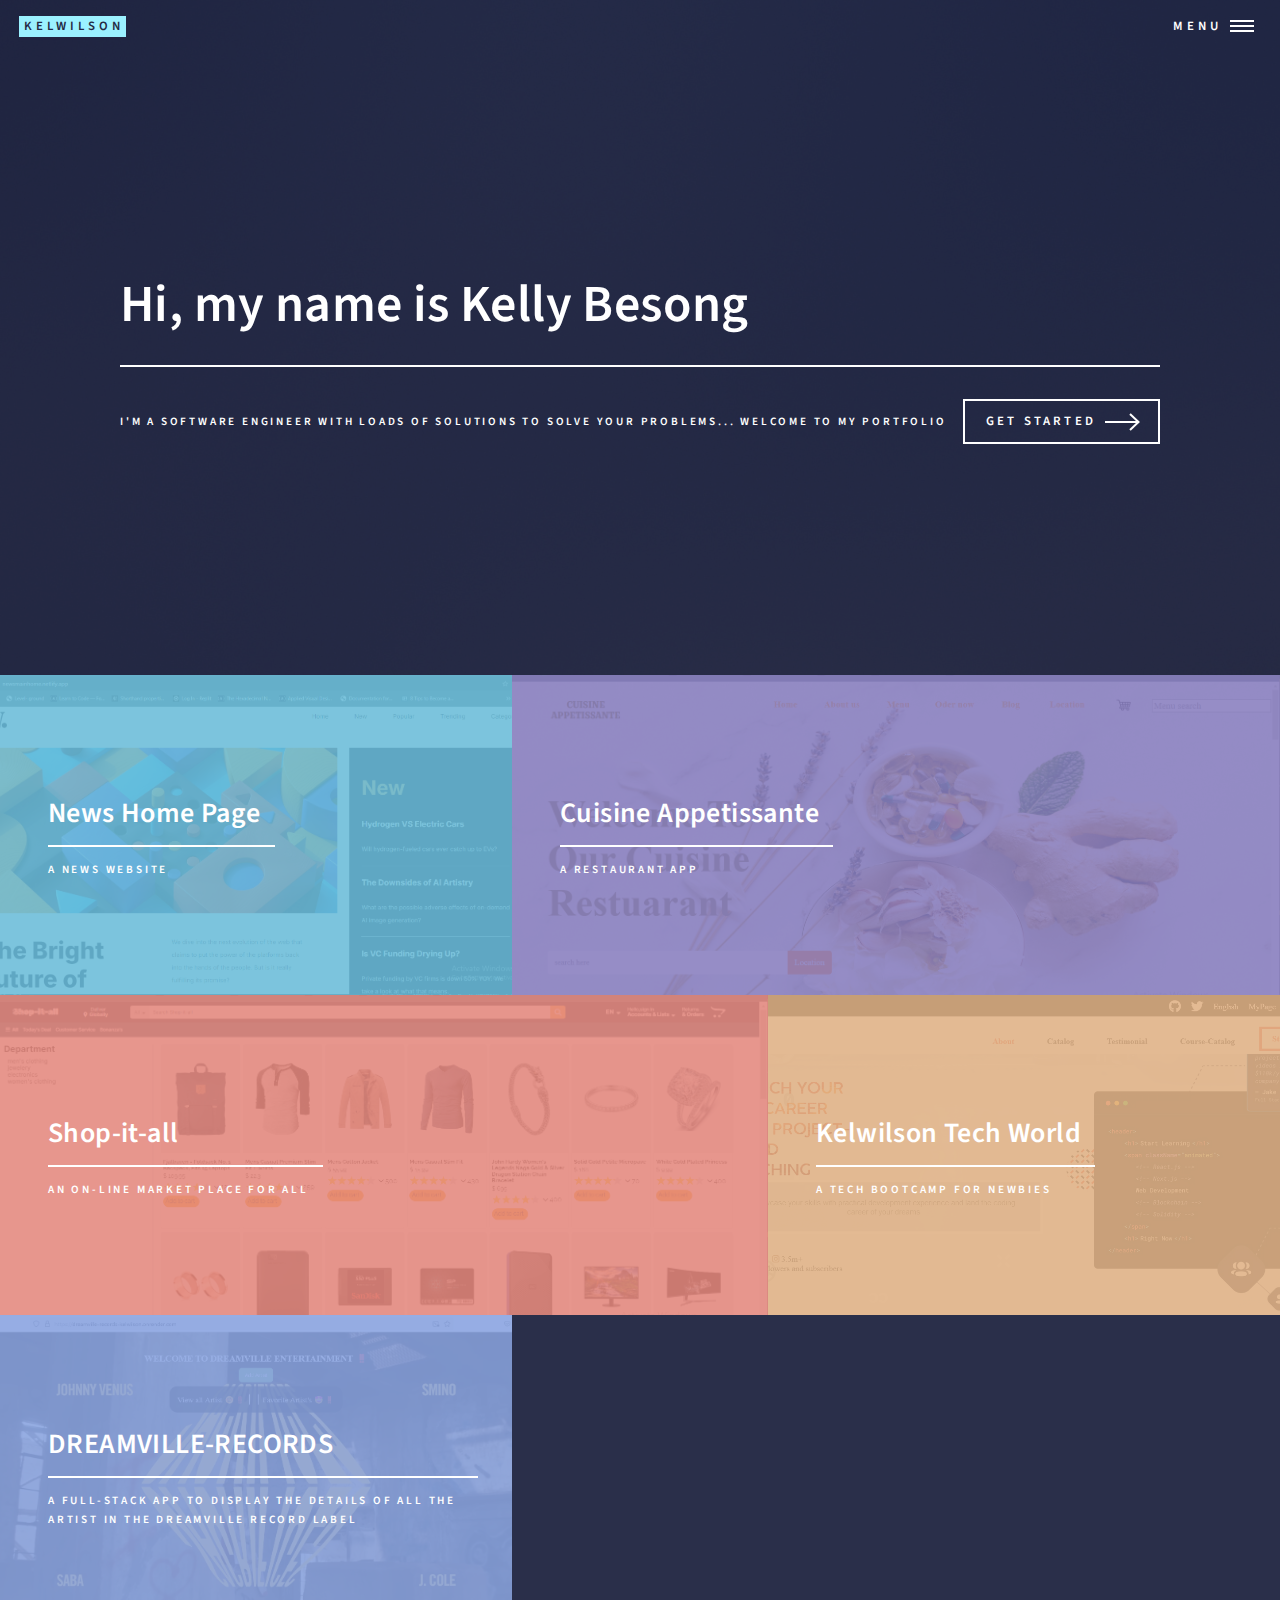
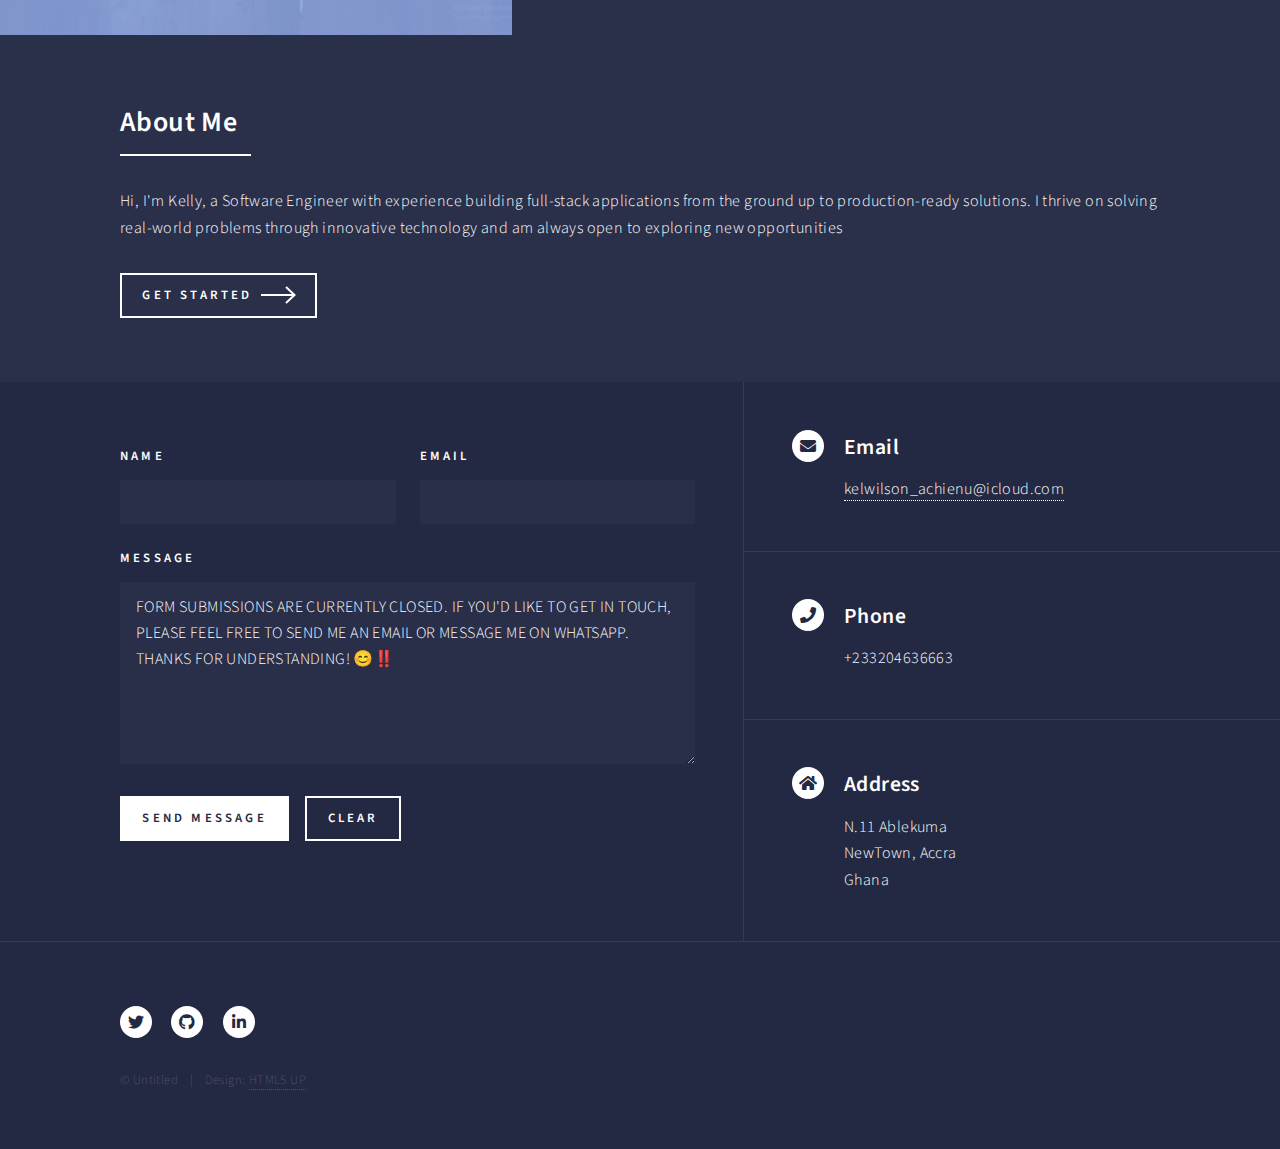
<file: index.html>
<!DOCTYPE HTML>
<!--
	Forty by HTML5 UP
	html5up.net | @ajlkn
	Free for personal and commercial use under the CCA 3.0 license (html5up.net/license)
-->
<html>
	<head>
		<title>KELWILSON</title>
		<meta charset="utf-8" />
		<meta name="viewport" content="width=device-width, initial-scale=1, user-scalable=no" />
		<link rel="stylesheet" href="assets/css/main.css" />
		<noscript><link rel="stylesheet" href="assets/css/noscript.css" /></noscript>
	</head>
	<body class="is-preload">

		<!-- Wrapper -->
			<div id="wrapper">

				<!-- Header -->
					<header id="header" class="alt">
						<a href="index.html" class="logo"><strong>KELWILSON</strong></span></a>
						<nav>
							<a href="#menu">Menu</a>
						</nav>
					</header>

				<!-- Menu -->
					<nav id="menu">
						<ul class="links">
							<li><a href="index.html">Home</a></li>
							<li><a href="projects.html">Projects</a></li>
							<li><a href="about.html">About</a></li>
							<!-- <li><a href="elements.html">Elements</a></li> -->
						</ul>
						<ul class="actions stacked">
							<li><a href="index.html" class="button primary fit">Get Started</a></li>
							<li><a href="#" class="button fit">Log In</a></li>
						</ul>
					</nav>

				<!-- Banner -->
					<section id="banner" class="major">
						<div class="inner">
							<header class="major">
								<h1>Hi, my name is Kelly Besong</h1>
							</header>
							<div class="content">
								<p>I'm a Software Engineer with loads of solutions to solve your problems... Welcome to my portfolio</p>
								<ul class="actions">
									<li><a href="#one" class="button next scrolly">Get Started</a></li>
								</ul>
							</div>
						</div>
					</section>

				<!-- Main -->
					<div id="main">

						<!-- One -->
							<section id="one" class="tiles">
									<article>
									<span class="image">
										<img src="/projects-img/news.png" alt="news page project" />
									</span>
									<header class="major">
										<h3><a href="projects.html#first" class="link">News Home Page</a></h3>
										<p>a news website</p>
									</header>
								</article>
								<article>
									<span class="image">
										<img src="/projects-img/cuisine-appetissante.png" alt="cusine appetisssante" />
									</span>
									<header class="major">
										<h3><a href="projects.html#pre" class="link">Cuisine Appetissante</a></h3>
										<p>a restaurant app</p>
									</header>
								</article>
								
								<article>
									<span class="image">
										<img src="/projects-img/Shop-it-all.png" alt="shop-it-all" />
									</span>
									<header class="major">
										<h3><a href="projects.html#second" class="link">Shop-it-all</a></h3>
										<p>an on-line market place for all</p>
									</header>
								</article>
								<article>
									<span class="image">
										<img src="/projects-img/kelwilson.png" alt="Tech page" />
									</span>
									<header class="major">
										<h3><a href="projects.html#third" class="link">Kelwilson Tech World</a></h3>
										<p>A tech bootcamp for newbies</p>
									</header>
								</article>
								<article>
									<span class="image">
										<img src="/projects-img/dreamville.png" alt="" />
									</span>
									<header class="major">
										<h3><a href="projects.html#fourth" class="link">DREAMVILLE-RECORDS</a></h3>
										<p>A full-stack app to display the details of all the artist in the dreamville record label </p>
									</header> 
								</article>
								<!-- <article>
									<span class="image">
										<img src="images/pic05.jpg" alt="" />
									</span>
									<header class="major">
										<h3><a href="landing.html" class="link">Consequat</a></h3>
										<p>Ipsum dolor sit amet</p>
									</header>
								</article> -->
								<!-- <article>
									<span class="image">
										<img src="images/pic06.jpg" alt="" />
									</span>
									<header class="major">
										<h3><a href="landing.html" class="link">Etiam</a></h3>
										<p>Feugiat amet tempus</p>
									</header>
								</article> -->
							</section>

						<!-- Two -->
							<section id="two">
								<div class="inner">
									<header class="major">
										<h2>About Me</h2>
									</header>
									<p>Hi, I'm Kelly, a Software Engineer with experience building full-stack applications from the ground up to production-ready solutions.
										 I thrive on solving real-world problems through innovative technology and am always open to exploring new opportunities</p>
									<ul class="actions">
										<li><a href="projects.html" class="button next">Get Started</a></li>
									</ul>
								</div>
							</section>

					</div>

				<!-- Contact -->
					<section id="contact">
						<div class="inner">
							<section>
								<form method="post" action="#">
									<div class="fields">
										<div class="field half">
											<label for="name">Name</label>
											<input type="text" name="name" id="name" />
										</div>
										<div class="field half">
											<label for="email">Email</label>
											<input type="text" name="email" id="email" />
										</div>
										<div class="field">
											<label for="message">Message</label>
											<textarea name="message" id="message" rows="6" placeholder="FORM SUBMISSIONS ARE CURRENTLY CLOSED. IF YOU'D LIKE TO GET IN TOUCH, PLEASE FEEL FREE TO SEND ME AN EMAIL OR MESSAGE ME ON WHATSAPP. THANKS FOR UNDERSTANDING! 😊‼️">FORM SUBMISSIONS ARE CURRENTLY CLOSED. IF YOU'D LIKE TO GET IN TOUCH, PLEASE FEEL FREE TO SEND ME AN EMAIL OR MESSAGE ME ON WHATSAPP. THANKS FOR UNDERSTANDING! 😊‼️</textarea>
										</div>
									</div>
									<ul class="actions">
										<li><input type="submit" value="Send Message" class="primary" /></li>
										<li><input type="reset" value="Clear" /></li>
									</ul>
								</form>
							</section>
							<section class="split">
								<section>
									<div class="contact-method">
										<span class="icon solid alt fa-envelope"></span>
										<h3>Email</h3>
										<a href="#">kelwilson_achienu@icloud.com</a>
									</div>
								</section>
								<section>
									<div class="contact-method">
										<span class="icon solid alt fa-phone"></span>
										<h3>Phone</h3>
										<span>+233204636663</span>
									</div>
								</section>
								<section>
									<div class="contact-method">
										<span class="icon solid alt fa-home"></span>
										<h3>Address</h3>
										<span>N.11   Ablekuma<br />
										NewTown, Accra<br />
										Ghana</span>
									</div>
								</section>
							</section>
						</div>
					</section>

				<!-- Footer -->
					<footer id="footer">
						<div class="inner">
							<ul class="icons">
								<li><a href="@BesongMaris" class="icon brands alt fa-twitter"><span class="label">Twitter</span></a></li>
								<!-- <li><a href="#" class="icon brands alt fa-facebook-f"><span class="label">Facebook</span></a></li> -->
								<!-- <li><a href="#" class="icon brands alt fa-instagram"><span class="label">Instagram</span></a></li> -->
								<li><a href="https://github.com/kelwilson" class="icon brands alt fa-github"><span class="label">GitHub</span></a></li>
								<li><a href="https://www.linkedin.com/in/kelly-besong-b33074237" class="icon brands alt fa-linkedin-in"><span class="label">LinkedIn</span></a></li>
							</ul>
							<ul class="copyright">
								<li>&copy; Untitled</li><li>Design: <a href="https://html5up.net">HTML5 UP</a></li>
							</ul>
						</div>
					</footer>

			</div>

		<!-- Scripts -->
			<script src="assets/js/jquery.min.js"></script>
			<script src="assets/js/jquery.scrolly.min.js"></script>
			<script src="assets/js/jquery.scrollex.min.js"></script>
			<script src="assets/js/browser.min.js"></script>
			<script src="assets/js/breakpoints.min.js"></script>
			<script src="assets/js/util.js"></script>
			<script src="assets/js/main.js"></script>

	</body>
</html>
</file>
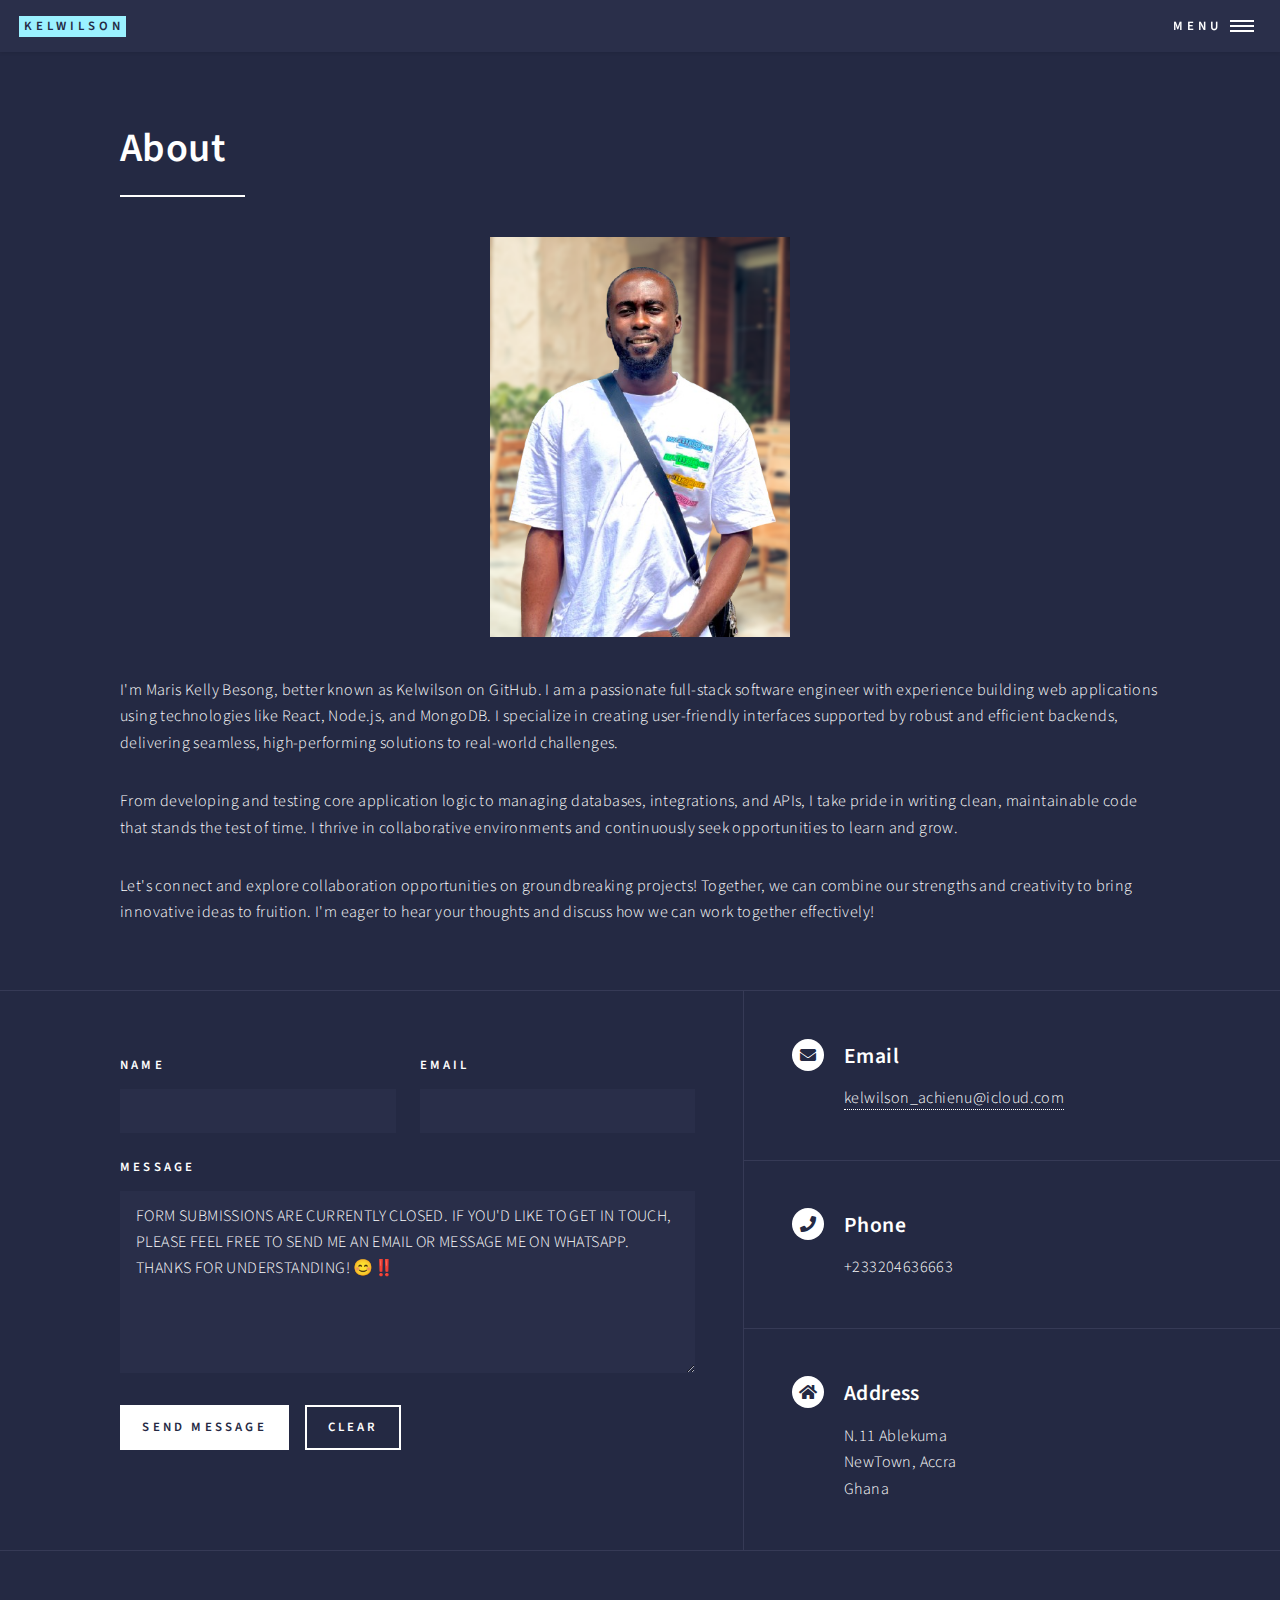
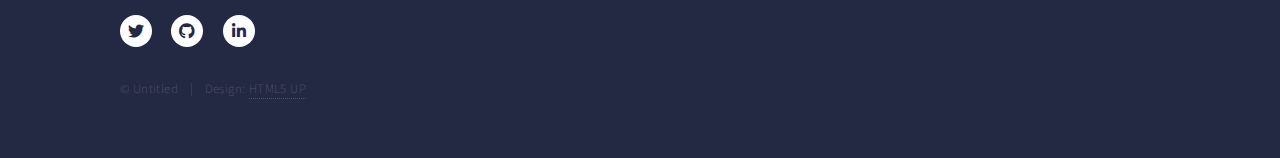
<file: about.html>
<!DOCTYPE HTML>
<!--
	Forty by HTML5 UP
	html5up.net | @ajlkn
	Free for personal and commercial use under the CCA 3.0 license (html5up.net/license)
-->
<html>
	<head>
		<title>KELWILSON - About</title>
		<meta charset="utf-8" />
		<meta name="viewport" content="width=device-width, initial-scale=1, user-scalable=no" />
		<link rel="stylesheet" href="assets/css/main.css" />
		<noscript><link rel="stylesheet" href="assets/css/noscript.css" /></noscript>
	</head>
	<body class="is-preload">

		<!-- Wrapper -->
			<div id="wrapper">

				<!-- Header -->
					<header id="header">
						<a href="index.html" class="logo"><strong>KELWILSON</strong></a>
						<nav>
							<a href="#menu">Menu</a>
						</nav>
					</header>

				<!-- Menu -->
					<nav id="menu">
						<ul class="links">
							<li><a href="index.html">Home</a></li>
							<li><a href="projects.html">Projects</a></li>
							<li><a href="about.html">About</a></li>
							<!-- <li><a href="elements.html">Elements</a></li> -->
						</ul>
						<ul class="actions stacked">
							<li><a href="index.html" class="button primary fit">Get Started</a></li>
							<li><a href="#" class="button fit">Log In</a></li>
						</ul>
					</nav>

				<!-- Main -->
					<div id="main" class="alt">

						<!-- One -->
							<section id="one">
								<div class="inner">
									<header class="major">
										<h1>About</h1>
									</header>
									<span class="image main"><img src="images/kelwilson-removebg-preview (1).png" alt="" /></span>
									<p>I'm Maris Kelly Besong, better known as Kelwilson on GitHub. I am a passionate full-stack software engineer with experience building web applications using technologies like React, Node.js, and MongoDB. I specialize in creating user-friendly interfaces supported by robust and efficient backends, delivering seamless, high-performing solutions to real-world challenges.</p>
									<p>From developing and testing core application logic to managing databases, integrations, and APIs, I take pride in writing clean, maintainable code that stands the test of time. I thrive in collaborative environments and continuously seek opportunities to learn and grow.</p>
									<p>Let's connect and explore collaboration opportunities on groundbreaking projects! Together, we can combine our strengths and creativity to bring innovative ideas to fruition. I'm eager to hear your thoughts and discuss how we can work together effectively!</p>
								</div>
							</section>

					</div>

				<!-- Contact -->
					<section id="contact">
						<div class="inner">
							<section>
								<form method="post" action="#">
									<div class="fields">
										<div class="field half">
											<label for="name">Name</label>
											<input type="text" name="name" id="name" />
										</div>
										<div class="field half">
											<label for="email">Email</label>
											<input type="text" name="email" id="email" />
										</div>
										<div class="field">
											<label for="message">Message</label>
											<textarea name="message" id="message" rows="6" placeholder="FORM SUBMISSIONS ARE CURRENTLY CLOSED. IF YOU'D LIKE TO GET IN TOUCH, PLEASE FEEL FREE TO SEND ME AN EMAIL OR MESSAGE ME ON WHATSAPP. THANKS FOR UNDERSTANDING! 😊‼️">FORM SUBMISSIONS ARE CURRENTLY CLOSED. IF YOU'D LIKE TO GET IN TOUCH, PLEASE FEEL FREE TO SEND ME AN EMAIL OR MESSAGE ME ON WHATSAPP. THANKS FOR UNDERSTANDING! 😊‼️</textarea>
										</div>
									</div>
									<ul class="actions">
										<li><input type="submit" value="Send Message" class="primary" /></li>
										<li><input type="reset" value="Clear" /></li>
									</ul>
								</form>
							</section>
							<section class="split">
								<section>
									<div class="contact-method">
										<span class="icon solid alt fa-envelope"></span>
										<h3>Email</h3>
										<a href="#">kelwilson_achienu@icloud.com</a>
									</div>
								</section>
								<section>
									<div class="contact-method">
										<span class="icon solid alt fa-phone"></span>
										<h3>Phone</h3>
										<span>+233204636663</span>
									</div>
								</section>
								<section>
									<div class="contact-method">
										<span class="icon solid alt fa-home"></span>
										<h3>Address</h3>
										<span>N.11   Ablekuma<br />
											NewTown, Accra<br />
											Ghana</span>
									</div>
								</section>
							</section>
						</div>
					</section>

				<!-- Footer -->
					<footer id="footer">
						<div class="inner">
							<ul class="icons">
								<li><a href="https://x.com/BesongMaris" class="icon brands alt fa-twitter"><span class="label">Twitter</span></a></li>
								<!-- <li><a href="#" class="icon brands alt fa-facebook-f"><span class="label">Facebook</span></a></li> -->
								<!-- <li><a href="#" class="icon brands alt fa-instagram"><span class="label">Instagram</span></a></li> -->
								<li><a href="https://github.com/kelwilson" class="icon brands alt fa-github"><span class="label">GitHub</span></a></li>
								<li><a href="https://www.linkedin.com/in/kelly-besong-b33074237/" class="icon brands alt fa-linkedin-in"><span class="label">LinkedIn</span></a></li>
							</ul>
							<ul class="copyright">
								<li>&copy; Untitled</li><li>Design: <a href="https://html5up.net">HTML5 UP</a></li>
							</ul>
						</div>
					</footer>

			</div>

		<!-- Scripts -->
			<script src="assets/js/jquery.min.js"></script>
			<script src="assets/js/jquery.scrolly.min.js"></script>
			<script src="assets/js/jquery.scrollex.min.js"></script>
			<script src="assets/js/browser.min.js"></script>
			<script src="assets/js/breakpoints.min.js"></script>
			<script src="assets/js/util.js"></script>
			<script src="assets/js/main.js"></script>

	</body>
</html>
</file>
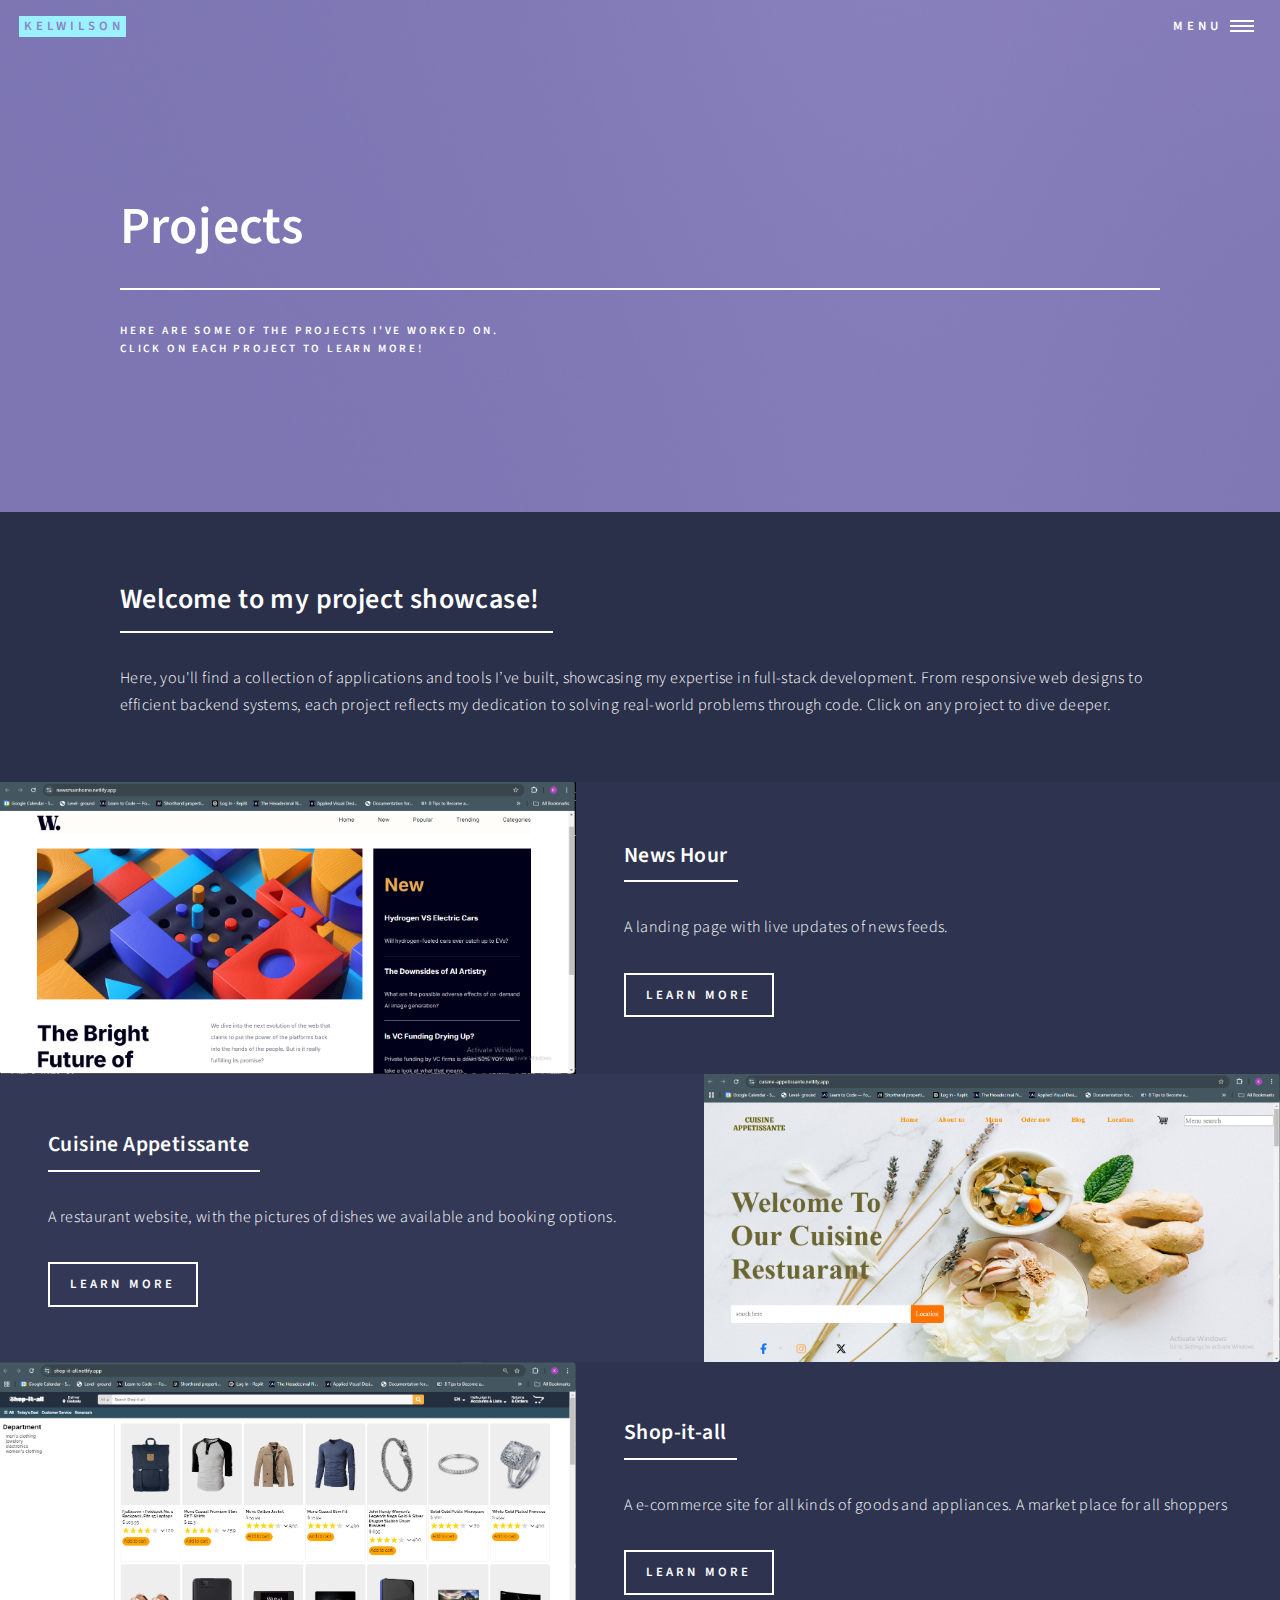
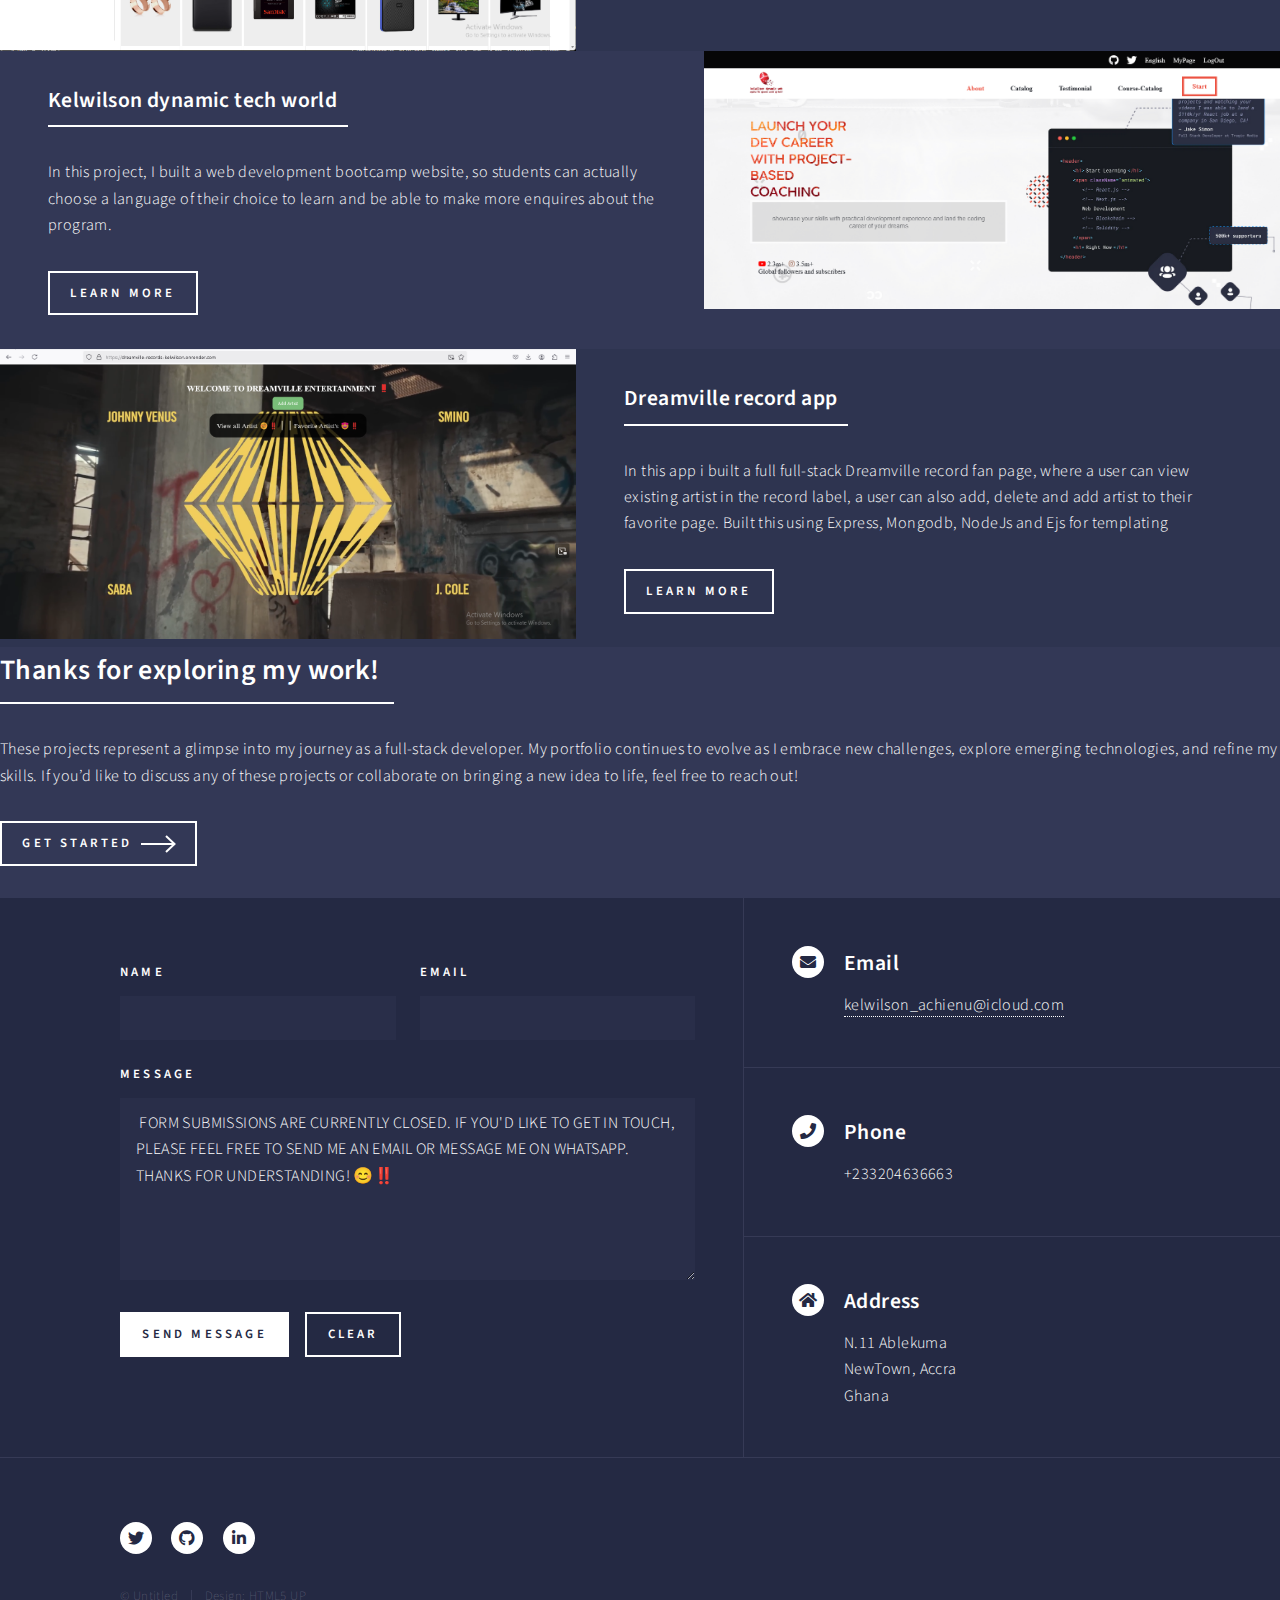
<file: projects.html>
<!DOCTYPE HTML>
<!--
	Forty by HTML5 UP
	html5up.net | @ajlkn
	Free for personal and commercial use under the CCA 3.0 license (html5up.net/license)
-->
<html>
	<head>
		<title>kELWILSON - Projects</title>
		<meta charset="utf-8" />
		<meta name="viewport" content="width=device-width, initial-scale=1, user-scalable=no" />
		<link rel="stylesheet" href="assets/css/main.css" />
		<noscript><link rel="stylesheet" href="assets/css/noscript.css" /></noscript>
	</head>
	<body class="is-preload">

		<!-- Wrapper -->
			<div id="wrapper">

				<!-- Header -->
				<!-- Note: The "styleN" class below should match that of the banner element. -->
					<header id="header" class="alt style2">
						<a href="index.html" class="logo"><strong>KELWILSON</strong></a>
						<nav>
							<a href="#menu">Menu</a>
						</nav>
					</header>

				<!-- Menu -->
					<nav id="menu">
						<ul class="links">
							<li><a href="index.html">Home</a></li>
							<li><a href="projects.html">projects</a></li>
							<li><a href="about.html">About</a></li>
							<!-- <li><a href="elements.html">Elements</a></li> -->
						</ul>
						<ul class="actions stacked">
							<li><a href="index.html" class="button primary fit">Get Started</a></li>
							<li><a href="#" class="button fit">Log In</a></li>
						</ul>
					</nav>

				<!-- Banner -->
				<!-- Note: The "styleN" class below should match that of the header element. -->
					<section id="banner" class="style2">
						<div class="inner">
							<span class="image">
								<img src="images/pic07.jpg" alt="" />
							</span>
							<header class="major">
								<h1>Projects</h1>
							</header>
							<div class="content">
								<p>Here are some of the projects I've worked on. <br /> 
									Click on each project to learn more!</p>
							</div>
						</div>
					</section>

				<!-- Main -->
					<div id="main">

						<!-- One -->
							<section id="one">
								<div class="inner">
									<header class="major">
										<h2>Welcome to my project showcase!</h2>
									</header>
									<p> Here, you'll find a collection of applications and tools I’ve built, showcasing my expertise in full-stack development. From responsive web designs to efficient backend systems, each project reflects my dedication to solving real-world problems through code. Click on any project to dive deeper.</p>
								</div>
							</section>

						<!-- Two -->

						
						 
							<section id="two" class="spotlights">
								
								<section id="first">
									<a href="https://newsmainhome.netlify.app" class="image">
										<img src="projects-img/news.png" alt="" data-position="center center" />
									</a>
									<div class="content">
										<div class="inner">
											<header class="major">
												<h3>News Hour</h3>
											</header>
											<p>A landing page with live updates of news feeds.</p>
											<ul class="actions">
												<li><a href="https://newsmainhome.netlify.app" class="button">Learn more</a></li>
											</ul>
										</div>
									</div>
								</section>

								<section id="pre">
									<a href="https://cuisine-appetissante.netlify.app/" class="image">
										<img src="projects-img/cuisine-appetissante.png" alt="cuisine appetissante" data-position="top center" />
									</a>
									<div class="content">
										<div class="inner">
											<header class="major">
												<h3>Cuisine Appetissante</h3>
											</header>
											<p> A restaurant website, with the pictures of dishes we available and  booking options.</p>
											<ul class="actions">
												<li><a href="https://cuisine-appetissante.netlify.app/" class="button">Learn more</a></li>
											</ul>
										</div>
									</div>
								</section>
								 <section id="second" name="second">
									<a href="https://shop-it-all.netlify.app/" class="image">
										<img src="projects-img/Shop-it-all.png" alt="shop-it-all" data-position="top center" />
									</a>
									<div class="content">
										<div class="inner">
											<header class="major">
												<h3>Shop-it-all</h3>
											</header>
											<p>A e-commerce site for all kinds of goods and appliances. A market place for all shoppers</p>
											<ul class="actions">
												<li><a href="https://shop-it-all.netlify.app/" class="button">Learn more</a></li>
											</ul>
										</div>
									</div>
								</section> 
								<section id="third">
									<a href="https://kelwilsondynamictechworld.netlify.app" class="image">
										<img src="projects-img/kelwilson.png" alt="" data-position="25% 25%" />
									</a>
									<div class="content">
										<div class="inner">
											<header class="major">
												<h3>Kelwilson dynamic tech world</h3>
											</header>
											<p>In this project, I built a web development bootcamp website, so students can actually choose a language of their choice to learn and be able to make more enquires about the program.</p>
											<ul class="actions">
												<li><a href="https://kelwilsondynamictechworld.netlify.app" class="button">Learn more</a></li>
											</ul>
										</div>
									</div>
								</section>
							</section>

						<!-- Three -->
							<section id="three" class="spotlights">
								<section id="fourth">
									<a href="https://dreamville-records-kelwilson.onrender.com" class="image">
										<img src="projects-img/dreamville.png" alt="" data-position="center center" />
										<!-- Trying to upload a video snippet of the projects -->
										<!-- <video class="coding-video" width="350" height="240" controls autoplay>
            							<source src="./videos/video.mp4" type="Videos/mp4" />
            							<source src="./videos/video.mp4" type="video/ogg" />
          								</video> -->
									</a>
									<div class="content">
										<div class="inner">
											<header class="major">
												<h3>Dreamville record app</h3>
											</header>
											<p>In this app i built a full full-stack Dreamville record fan page, where a user can view existing artist in the record label, a user can also add, delete and add artist to their favorite page. Built this using Express, Mongodb, NodeJs and Ejs for templating </p>
											<ul class="actions">
												<li><a href="https://dreamville-records-kelwilson.onrender.com" class="button">Learn more</a></li>
											</ul>
										</div>
									</div>
								</section>
								<!-- <section>
									<a href="https://dreamville-records-kelwilson.onrender.com" class="image">
										<img src="images/pic09.jpg" alt="" data-position="top center" />
									</a>
									<div class="content">
										<div class="inner">
											<header class="major">
												<h3>Rhoncus magna</h3>
											</header>
											<p>Nullam et orci eu lorem consequat tincidunt vivamus et sagittis magna sed nunc rhoncus condimentum sem. In efficitur ligula tate urna. Maecenas massa sed magna lacinia magna pellentesque lorem ipsum dolor. Nullam et orci eu lorem consequat tincidunt. Vivamus et sagittis tempus.</p>
											<ul class="actions">
												<li><a href="https://dreamville-records-kelwilson.onrender.com" class="button">Learn more</a></li>
											</ul>
										</div>
									</div>
								</section>
								<section>
									<a href="about.html" class="image">
										<img src="images/pic10.jpg" alt="" data-position="25% 25%" />
									</a>
									<div class="content">
										<div class="inner">
											<header class="major">
												<h3>Sed nunc ligula</h3>
											</header>
											<p>Nullam et orci eu lorem consequat tincidunt vivamus et sagittis magna sed nunc rhoncus condimentum sem. In efficitur ligula tate urna. Maecenas massa sed magna lacinia magna pellentesque lorem ipsum dolor. Nullam et orci eu lorem consequat tincidunt. Vivamus et sagittis tempus.</p>
											<ul class="actions">
												<li><a href="about.html" class="button">Learn more</a></li>
											</ul>
										</div>
									</div>
								</section>
							</section> -->

						<!-- Four -->
							<section id="four">
								<div class="inner">
									<header class="major">
										<h2>Thanks for exploring my work!</h2>
									</header>
									<p>These projects represent a glimpse into my journey as a full-stack developer. My portfolio continues to evolve as I embrace new challenges, explore emerging technologies, and refine my skills. If you’d like to discuss any of these projects or collaborate on bringing a new idea to life, feel free to reach out!</p>
									<ul class="actions">
										<li><a href="about.html" class="button next">Get Started</a></li>
									</ul>
								</div>
							</section>

					</div>

				<!-- Contact -->
					<section id="contact">
						<div class="inner">
							<section>
								<form method="post" action="#">
									<div class="fields">
										<div class="field half">
											<label for="name">Name</label>
											<input type="text" name="name" id="name" />
										</div>
										<div class="field half">
											<label for="email">Email</label>
											<input type="text" name="email" id="email" />
										</div>
										<div class="field">
											<label for="message">Message</label>
											<textarea name="message" id="message" rows="6" placeholder="FORM SUBMISSIONS ARE CURRENTLY CLOSED. IF YOU'D LIKE TO GET IN TOUCH, PLEASE FEEL FREE TO SEND ME AN EMAIL OR MESSAGE ME ON WHATSAPP. THANKS FOR UNDERSTANDING! 😊‼️"> FORM SUBMISSIONS ARE CURRENTLY CLOSED. IF YOU'D LIKE TO GET IN TOUCH, PLEASE FEEL FREE TO SEND ME AN EMAIL OR MESSAGE ME ON WHATSAPP. THANKS FOR UNDERSTANDING! 😊‼️</textarea>
										</div>
									</div>
									<ul class="actions">
										<li><input type="submit" value="Send Message" class="primary" /></li>
										<li><input type="reset" value="Clear" /></li>
									</ul>
								</form>
							</section>
							<section class="split">
								<section>
									<div class="contact-method">
										<span class="icon solid alt fa-envelope"></span>
										<h3>Email</h3>
										<a href="#">kelwilson_achienu@icloud.com</a>
									</div>
								</section>
								<section>
									<div class="contact-method">
										<span class="icon solid alt fa-phone"></span>
										<h3>Phone</h3>
										<span>+233204636663</span>
									</div>
								</section>
								<section>
									<div class="contact-method">
										<span class="icon solid alt fa-home"></span>
										<h3>Address</h3>
										<span>N.11   Ablekuma<br />
										NewTown, Accra<br />
										Ghana</span>
									</div>
								</section>
							</section>
						</div>
					</section>

				<!-- Footer -->
					<footer id="footer">
						<div class="inner">
							<ul class="icons">
								<li><a href="@BesongMaris" class="icon brands alt fa-twitter"><span class="label">Twitter</span></a></li>
								<!-- <li><a href="#" class="icon brands alt fa-facebook-f"><span class="label">Facebook</span></a></li> -->
								<!-- <li><a href="#" class="icon brands alt fa-instagram"><span class="label">Instagram</span></a></li> -->
								<li><a href="https://github.com/kelwilson" class="icon brands alt fa-github"><span class="label">GitHub</span></a></li>
								<li><a href="https://www.linkedin.com/in/kelly-besong-b33074237" class="icon brands alt fa-linkedin-in"><span class="label">LinkedIn</span></a></li>
							</ul>
							<ul class="copyright">
								<li>&copy; Untitled</li><li>Design: <a href="https://html5up.net">HTML5 UP</a></li>
							</ul>
						</div>
					</footer>

			</div>

		<!-- Scripts -->
			<script src="assets/js/jquery.min.js"></script>
			<script src="assets/js/jquery.scrolly.min.js"></script>
			<script src="assets/js/jquery.scrollex.min.js"></script>
			<script src="assets/js/browser.min.js"></script>
			<script src="assets/js/breakpoints.min.js"></script>
			<script src="assets/js/util.js"></script>
			<script src="assets/js/main.js"></script>

	</body>
</html>
</file>
<file: assets/css/noscript.css>
/*
	Forty by HTML5 UP
	html5up.net | @ajlkn
	Free for personal and commercial use under the CCA 3.0 license (html5up.net/license)
*/

/* Banner */

	body.is-preload #banner:after {
		opacity: 0.85;
	}

	body.is-preload #banner > .inner {
		-moz-filter: none;
		-webkit-filter: none;
		-ms-filter: none;
		filter: none;
		-moz-transform: none;
		-webkit-transform: none;
		-ms-transform: none;
		transform: none;
		opacity: 1;
	}
</file>
<file: assets/css/main.css>
@import url(fontawesome-all.min.css);
@import url("https://fonts.googleapis.com/css?family=Source+Sans+Pro:300,300italic,600,600italic");

/*
	Forty by HTML5 UP
	html5up.net | @ajlkn
	Free for personal and commercial use under the CCA 3.0 license (html5up.net/license)
*/

html, body, div, span, applet, object,
iframe, h1, h2, h3, h4, h5, h6, p, blockquote,
pre, a, abbr, acronym, address, big, cite,
code, del, dfn, em, img, ins, kbd, q, s, samp,
small, strike, strong, sub, sup, tt, var, b,
u, i, center, dl, dt, dd, ol, ul, li, fieldset,
form, label, legend, table, caption, tbody,
tfoot, thead, tr, th, td, article, aside,
canvas, details, embed, figure, figcaption,
footer, header, hgroup, menu, nav, output, ruby,
section, summary, time, mark, audio, video {
	margin: 0;
	padding: 0;
	border: 0;
	font-size: 100%;
	font: inherit;
	vertical-align: baseline;}

article, aside, details, figcaption, figure,
footer, header, hgroup, menu, nav, section {
	display: block;}

body {
	line-height: 1;
}

ol, ul {
	list-style: none;
}

blockquote, q {
	quotes: none;
}

	blockquote:before, blockquote:after, q:before, q:after {
		content: '';
		content: none;
	}

table {
	border-collapse: collapse;
	border-spacing: 0;
}

body {
	-webkit-text-size-adjust: none;
}

mark {
	background-color: transparent;
	color: inherit;
}

input::-moz-focus-inner {
	border: 0;
	padding: 0;
}

input, select, textarea {
	-moz-appearance: none;
	-webkit-appearance: none;
	-ms-appearance: none;
	appearance: none;
}

/* Basic */

	@-ms-viewport {
		width: device-width;
	}

	body {
		-ms-overflow-style: scrollbar;
	}

	@media screen and (max-width: 480px) {

		html, body {
			min-width: 320px;
		}

	}

	html {
		box-sizing: border-box;
	}

	*, *:before, *:after {
		box-sizing: inherit;
	}

	body {
		background: #242943;
	}

		body.is-preload *, body.is-preload *:before, body.is-preload *:after {
			-moz-animation: none !important;
			-webkit-animation: none !important;
			-ms-animation: none !important;
			animation: none !important;
			-moz-transition: none !important;
			-webkit-transition: none !important;
			-ms-transition: none !important;
			transition: none !important;
		}

/* Type */

	body, input, select, textarea {
		color: #ffffff;
		font-family: "Source Sans Pro", Helvetica, sans-serif;
		font-size: 17pt;
		font-weight: 300;
		letter-spacing: 0.025em;
		line-height: 1.65;
	}

		@media screen and (max-width: 1680px) {

			body, input, select, textarea {
				font-size: 14pt;
			}

		}

		@media screen and (max-width: 1280px) {

			body, input, select, textarea {
				font-size: 12pt;
			}

		}

		@media screen and (max-width: 360px) {

			body, input, select, textarea {
				font-size: 11pt;
			}

		}

	a {
		-moz-transition: color 0.2s ease-in-out, border-bottom-color 0.2s ease-in-out;
		-webkit-transition: color 0.2s ease-in-out, border-bottom-color 0.2s ease-in-out;
		-ms-transition: color 0.2s ease-in-out, border-bottom-color 0.2s ease-in-out;
		transition: color 0.2s ease-in-out, border-bottom-color 0.2s ease-in-out;
		border-bottom: dotted 1px;
		color: inherit;
		text-decoration: none;
	}

		a:hover {
			border-bottom-color: transparent;
			color: #9bf1ff !important;
		}

		a:active {
			color: #53e3fb !important;
		}

	strong, b {
		color: #ffffff;
		font-weight: 600;
	}

	em, i {
		font-style: italic;
	}

	p {
		margin: 0 0 2em 0;
	}

	h1, h2, h3, h4, h5, h6 {
		color: #ffffff;
		font-weight: 600;
		line-height: 1.65;
		margin: 0 0 1em 0;
	}

		h1 a, h2 a, h3 a, h4 a, h5 a, h6 a {
			color: inherit;
			border-bottom: 0;
		}

	h1 {
		font-size: 2.5em;
	}

	h2 {
		font-size: 1.75em;
	}

	h3 {
		font-size: 1.35em;
	}

	h4 {
		font-size: 1.1em;
	}

	h5 {
		font-size: 0.9em;
	}

	h6 {
		font-size: 0.7em;
	}

	@media screen and (max-width: 736px) {

		h1 {
			font-size: 2em;
		}

		h2 {
			font-size: 1.5em;
		}

		h3 {
			font-size: 1.25em;
		}

	}

	sub {
		font-size: 0.8em;
		position: relative;
		top: 0.5em;
	}

	sup {
		font-size: 0.8em;
		position: relative;
		top: -0.5em;
	}

	blockquote {
		border-left: solid 4px rgba(212, 212, 255, 0.1);
		font-style: italic;
		margin: 0 0 2em 0;
		padding: 0.5em 0 0.5em 2em;
	}

	code {
		background: rgba(212, 212, 255, 0.035);
		font-family: "Courier New", monospace;
		font-size: 0.9em;
		margin: 0 0.25em;
		padding: 0.25em 0.65em;
	}

	pre {
		-webkit-overflow-scrolling: touch;
		font-family: "Courier New", monospace;
		font-size: 0.9em;
		margin: 0 0 2em 0;
	}

		pre code {
			display: block;
			line-height: 1.75;
			padding: 1em 1.5em;
			overflow-x: auto;
		}

	hr {
		border: 0;
		border-bottom: solid 1px rgba(212, 212, 255, 0.1);
		margin: 2em 0;
	}

		hr.major {
			margin: 3em 0;
		}

	.align-left {
		text-align: left;
	}

	.align-center {
		text-align: center;
	}

	.align-right {
		text-align: right;
	}

/* Row */

	.row {
		display: flex;
		flex-wrap: wrap;
		box-sizing: border-box;
		align-items: stretch;
	}

		.row > * {
			box-sizing: border-box;
		}

		.row.gtr-uniform > * > :last-child {
			margin-bottom: 0;
		}

		.row.aln-left {
			justify-content: flex-start;
		}

		.row.aln-center {
			justify-content: center;
		}

		.row.aln-right {
			justify-content: flex-end;
		}

		.row.aln-top {
			align-items: flex-start;
		}

		.row.aln-middle {
			align-items: center;
		}

		.row.aln-bottom {
			align-items: flex-end;
		}

		.row > .imp {
			order: -1;
		}

		.row > .col-1 {
			width: 8.33333%;
		}

		.row > .off-1 {
			margin-left: 8.33333%;
		}

		.row > .col-2 {
			width: 16.66667%;
		}

		.row > .off-2 {
			margin-left: 16.66667%;
		}

		.row > .col-3 {
			width: 25%;
		}

		.row > .off-3 {
			margin-left: 25%;
		}

		.row > .col-4 {
			width: 33.33333%;
		}

		.row > .off-4 {
			margin-left: 33.33333%;
		}

		.row > .col-5 {
			width: 41.66667%;
		}

		.row > .off-5 {
			margin-left: 41.66667%;
		}

		.row > .col-6 {
			width: 50%;
		}

		.row > .off-6 {
			margin-left: 50%;
		}

		.row > .col-7 {
			width: 58.33333%;
		}

		.row > .off-7 {
			margin-left: 58.33333%;
		}

		.row > .col-8 {
			width: 66.66667%;
		}

		.row > .off-8 {
			margin-left: 66.66667%;
		}

		.row > .col-9 {
			width: 75%;
		}

		.row > .off-9 {
			margin-left: 75%;
		}

		.row > .col-10 {
			width: 83.33333%;
		}

		.row > .off-10 {
			margin-left: 83.33333%;
		}

		.row > .col-11 {
			width: 91.66667%;
		}

		.row > .off-11 {
			margin-left: 91.66667%;
		}

		.row > .col-12 {
			width: 100%;
		}

		.row > .off-12 {
			margin-left: 100%;
		}

		.row.gtr-0 {
			margin-top: 0;
			margin-left: 0em;
		}

			.row.gtr-0 > * {
				padding: 0 0 0 0em;
			}

			.row.gtr-0.gtr-uniform {
				margin-top: 0em;
			}

				.row.gtr-0.gtr-uniform > * {
					padding-top: 0em;
				}

		.row.gtr-25 {
			margin-top: 0;
			margin-left: -0.5em;
		}

			.row.gtr-25 > * {
				padding: 0 0 0 0.5em;
			}

			.row.gtr-25.gtr-uniform {
				margin-top: -0.5em;
			}

				.row.gtr-25.gtr-uniform > * {
					padding-top: 0.5em;
				}

		.row.gtr-50 {
			margin-top: 0;
			margin-left: -1em;
		}

			.row.gtr-50 > * {
				padding: 0 0 0 1em;
			}

			.row.gtr-50.gtr-uniform {
				margin-top: -1em;
			}

				.row.gtr-50.gtr-uniform > * {
					padding-top: 1em;
				}

		.row {
			margin-top: 0;
			margin-left: -2em;
		}

			.row > * {
				padding: 0 0 0 2em;
			}

			.row.gtr-uniform {
				margin-top: -2em;
			}

				.row.gtr-uniform > * {
					padding-top: 2em;
				}

		.row.gtr-150 {
			margin-top: 0;
			margin-left: -3em;
		}

			.row.gtr-150 > * {
				padding: 0 0 0 3em;
			}

			.row.gtr-150.gtr-uniform {
				margin-top: -3em;
			}

				.row.gtr-150.gtr-uniform > * {
					padding-top: 3em;
				}

		.row.gtr-200 {
			margin-top: 0;
			margin-left: -4em;
		}

			.row.gtr-200 > * {
				padding: 0 0 0 4em;
			}

			.row.gtr-200.gtr-uniform {
				margin-top: -4em;
			}

				.row.gtr-200.gtr-uniform > * {
					padding-top: 4em;
				}

		@media screen and (max-width: 1680px) {

			.row {
				display: flex;
				flex-wrap: wrap;
				box-sizing: border-box;
				align-items: stretch;
			}

				.row > * {
					box-sizing: border-box;
				}

				.row.gtr-uniform > * > :last-child {
					margin-bottom: 0;
				}

				.row.aln-left {
					justify-content: flex-start;
				}

				.row.aln-center {
					justify-content: center;
				}

				.row.aln-right {
					justify-content: flex-end;
				}

				.row.aln-top {
					align-items: flex-start;
				}

				.row.aln-middle {
					align-items: center;
				}

				.row.aln-bottom {
					align-items: flex-end;
				}

				.row > .imp-xlarge {
					order: -1;
				}

				.row > .col-1-xlarge {
					width: 8.33333%;
				}

				.row > .off-1-xlarge {
					margin-left: 8.33333%;
				}

				.row > .col-2-xlarge {
					width: 16.66667%;
				}

				.row > .off-2-xlarge {
					margin-left: 16.66667%;
				}

				.row > .col-3-xlarge {
					width: 25%;
				}

				.row > .off-3-xlarge {
					margin-left: 25%;
				}

				.row > .col-4-xlarge {
					width: 33.33333%;
				}

				.row > .off-4-xlarge {
					margin-left: 33.33333%;
				}

				.row > .col-5-xlarge {
					width: 41.66667%;
				}

				.row > .off-5-xlarge {
					margin-left: 41.66667%;
				}

				.row > .col-6-xlarge {
					width: 50%;
				}

				.row > .off-6-xlarge {
					margin-left: 50%;
				}

				.row > .col-7-xlarge {
					width: 58.33333%;
				}

				.row > .off-7-xlarge {
					margin-left: 58.33333%;
				}

				.row > .col-8-xlarge {
					width: 66.66667%;
				}

				.row > .off-8-xlarge {
					margin-left: 66.66667%;
				}

				.row > .col-9-xlarge {
					width: 75%;
				}

				.row > .off-9-xlarge {
					margin-left: 75%;
				}

				.row > .col-10-xlarge {
					width: 83.33333%;
				}

				.row > .off-10-xlarge {
					margin-left: 83.33333%;
				}

				.row > .col-11-xlarge {
					width: 91.66667%;
				}

				.row > .off-11-xlarge {
					margin-left: 91.66667%;
				}

				.row > .col-12-xlarge {
					width: 100%;
				}

				.row > .off-12-xlarge {
					margin-left: 100%;
				}

				.row.gtr-0 {
					margin-top: 0;
					margin-left: 0em;
				}

					.row.gtr-0 > * {
						padding: 0 0 0 0em;
					}

					.row.gtr-0.gtr-uniform {
						margin-top: 0em;
					}

						.row.gtr-0.gtr-uniform > * {
							padding-top: 0em;
						}

				.row.gtr-25 {
					margin-top: 0;
					margin-left: -0.5em;
				}

					.row.gtr-25 > * {
						padding: 0 0 0 0.5em;
					}

					.row.gtr-25.gtr-uniform {
						margin-top: -0.5em;
					}

						.row.gtr-25.gtr-uniform > * {
							padding-top: 0.5em;
						}

				.row.gtr-50 {
					margin-top: 0;
					margin-left: -1em;
				}

					.row.gtr-50 > * {
						padding: 0 0 0 1em;
					}

					.row.gtr-50.gtr-uniform {
						margin-top: -1em;
					}

						.row.gtr-50.gtr-uniform > * {
							padding-top: 1em;
						}

				.row {
					margin-top: 0;
					margin-left: -2em;
				}

					.row > * {
						padding: 0 0 0 2em;
					}

					.row.gtr-uniform {
						margin-top: -2em;
					}

						.row.gtr-uniform > * {
							padding-top: 2em;
						}

				.row.gtr-150 {
					margin-top: 0;
					margin-left: -3em;
				}

					.row.gtr-150 > * {
						padding: 0 0 0 3em;
					}

					.row.gtr-150.gtr-uniform {
						margin-top: -3em;
					}

						.row.gtr-150.gtr-uniform > * {
							padding-top: 3em;
						}

				.row.gtr-200 {
					margin-top: 0;
					margin-left: -4em;
				}

					.row.gtr-200 > * {
						padding: 0 0 0 4em;
					}

					.row.gtr-200.gtr-uniform {
						margin-top: -4em;
					}

						.row.gtr-200.gtr-uniform > * {
							padding-top: 4em;
						}

		}

		@media screen and (max-width: 1280px) {

			.row {
				display: flex;
				flex-wrap: wrap;
				box-sizing: border-box;
				align-items: stretch;
			}

				.row > * {
					box-sizing: border-box;
				}

				.row.gtr-uniform > * > :last-child {
					margin-bottom: 0;
				}

				.row.aln-left {
					justify-content: flex-start;
				}

				.row.aln-center {
					justify-content: center;
				}

				.row.aln-right {
					justify-content: flex-end;
				}

				.row.aln-top {
					align-items: flex-start;
				}

				.row.aln-middle {
					align-items: center;
				}

				.row.aln-bottom {
					align-items: flex-end;
				}

				.row > .imp-large {
					order: -1;
				}

				.row > .col-1-large {
					width: 8.33333%;
				}

				.row > .off-1-large {
					margin-left: 8.33333%;
				}

				.row > .col-2-large {
					width: 16.66667%;
				}

				.row > .off-2-large {
					margin-left: 16.66667%;
				}

				.row > .col-3-large {
					width: 25%;
				}

				.row > .off-3-large {
					margin-left: 25%;
				}

				.row > .col-4-large {
					width: 33.33333%;
				}

				.row > .off-4-large {
					margin-left: 33.33333%;
				}

				.row > .col-5-large {
					width: 41.66667%;
				}

				.row > .off-5-large {
					margin-left: 41.66667%;
				}

				.row > .col-6-large {
					width: 50%;
				}

				.row > .off-6-large {
					margin-left: 50%;
				}

				.row > .col-7-large {
					width: 58.33333%;
				}

				.row > .off-7-large {
					margin-left: 58.33333%;
				}

				.row > .col-8-large {
					width: 66.66667%;
				}

				.row > .off-8-large {
					margin-left: 66.66667%;
				}

				.row > .col-9-large {
					width: 75%;
				}

				.row > .off-9-large {
					margin-left: 75%;
				}

				.row > .col-10-large {
					width: 83.33333%;
				}

				.row > .off-10-large {
					margin-left: 83.33333%;
				}

				.row > .col-11-large {
					width: 91.66667%;
				}

				.row > .off-11-large {
					margin-left: 91.66667%;
				}

				.row > .col-12-large {
					width: 100%;
				}

				.row > .off-12-large {
					margin-left: 100%;
				}

				.row.gtr-0 {
					margin-top: 0;
					margin-left: 0em;
				}

					.row.gtr-0 > * {
						padding: 0 0 0 0em;
					}

					.row.gtr-0.gtr-uniform {
						margin-top: 0em;
					}

						.row.gtr-0.gtr-uniform > * {
							padding-top: 0em;
						}

				.row.gtr-25 {
					margin-top: 0;
					margin-left: -0.375em;
				}

					.row.gtr-25 > * {
						padding: 0 0 0 0.375em;
					}

					.row.gtr-25.gtr-uniform {
						margin-top: -0.375em;
					}

						.row.gtr-25.gtr-uniform > * {
							padding-top: 0.375em;
						}

				.row.gtr-50 {
					margin-top: 0;
					margin-left: -0.75em;
				}

					.row.gtr-50 > * {
						padding: 0 0 0 0.75em;
					}

					.row.gtr-50.gtr-uniform {
						margin-top: -0.75em;
					}

						.row.gtr-50.gtr-uniform > * {
							padding-top: 0.75em;
						}

				.row {
					margin-top: 0;
					margin-left: -1.5em;
				}

					.row > * {
						padding: 0 0 0 1.5em;
					}

					.row.gtr-uniform {
						margin-top: -1.5em;
					}

						.row.gtr-uniform > * {
							padding-top: 1.5em;
						}

				.row.gtr-150 {
					margin-top: 0;
					margin-left: -2.25em;
				}

					.row.gtr-150 > * {
						padding: 0 0 0 2.25em;
					}

					.row.gtr-150.gtr-uniform {
						margin-top: -2.25em;
					}

						.row.gtr-150.gtr-uniform > * {
							padding-top: 2.25em;
						}

				.row.gtr-200 {
					margin-top: 0;
					margin-left: -3em;
				}

					.row.gtr-200 > * {
						padding: 0 0 0 3em;
					}

					.row.gtr-200.gtr-uniform {
						margin-top: -3em;
					}

						.row.gtr-200.gtr-uniform > * {
							padding-top: 3em;
						}

		}

		@media screen and (max-width: 980px) {

			.row {
				display: flex;
				flex-wrap: wrap;
				box-sizing: border-box;
				align-items: stretch;
			}

				.row > * {
					box-sizing: border-box;
				}

				.row.gtr-uniform > * > :last-child {
					margin-bottom: 0;
				}

				.row.aln-left {
					justify-content: flex-start;
				}

				.row.aln-center {
					justify-content: center;
				}

				.row.aln-right {
					justify-content: flex-end;
				}

				.row.aln-top {
					align-items: flex-start;
				}

				.row.aln-middle {
					align-items: center;
				}

				.row.aln-bottom {
					align-items: flex-end;
				}

				.row > .imp-medium {
					order: -1;
				}

				.row > .col-1-medium {
					width: 8.33333%;
				}

				.row > .off-1-medium {
					margin-left: 8.33333%;
				}

				.row > .col-2-medium {
					width: 16.66667%;
				}

				.row > .off-2-medium {
					margin-left: 16.66667%;
				}

				.row > .col-3-medium {
					width: 25%;
				}

				.row > .off-3-medium {
					margin-left: 25%;
				}

				.row > .col-4-medium {
					width: 33.33333%;
				}

				.row > .off-4-medium {
					margin-left: 33.33333%;
				}

				.row > .col-5-medium {
					width: 41.66667%;
				}

				.row > .off-5-medium {
					margin-left: 41.66667%;
				}

				.row > .col-6-medium {
					width: 50%;
				}

				.row > .off-6-medium {
					margin-left: 50%;
				}

				.row > .col-7-medium {
					width: 58.33333%;
				}

				.row > .off-7-medium {
					margin-left: 58.33333%;
				}

				.row > .col-8-medium {
					width: 66.66667%;
				}

				.row > .off-8-medium {
					margin-left: 66.66667%;
				}

				.row > .col-9-medium {
					width: 75%;
				}

				.row > .off-9-medium {
					margin-left: 75%;
				}

				.row > .col-10-medium {
					width: 83.33333%;
				}

				.row > .off-10-medium {
					margin-left: 83.33333%;
				}

				.row > .col-11-medium {
					width: 91.66667%;
				}

				.row > .off-11-medium {
					margin-left: 91.66667%;
				}

				.row > .col-12-medium {
					width: 100%;
				}

				.row > .off-12-medium {
					margin-left: 100%;
				}

				.row.gtr-0 {
					margin-top: 0;
					margin-left: 0em;
				}

					.row.gtr-0 > * {
						padding: 0 0 0 0em;
					}

					.row.gtr-0.gtr-uniform {
						margin-top: 0em;
					}

						.row.gtr-0.gtr-uniform > * {
							padding-top: 0em;
						}

				.row.gtr-25 {
					margin-top: 0;
					margin-left: -0.375em;
				}

					.row.gtr-25 > * {
						padding: 0 0 0 0.375em;
					}

					.row.gtr-25.gtr-uniform {
						margin-top: -0.375em;
					}

						.row.gtr-25.gtr-uniform > * {
							padding-top: 0.375em;
						}

				.row.gtr-50 {
					margin-top: 0;
					margin-left: -0.75em;
				}

					.row.gtr-50 > * {
						padding: 0 0 0 0.75em;
					}

					.row.gtr-50.gtr-uniform {
						margin-top: -0.75em;
					}

						.row.gtr-50.gtr-uniform > * {
							padding-top: 0.75em;
						}

				.row {
					margin-top: 0;
					margin-left: -1.5em;
				}

					.row > * {
						padding: 0 0 0 1.5em;
					}

					.row.gtr-uniform {
						margin-top: -1.5em;
					}

						.row.gtr-uniform > * {
							padding-top: 1.5em;
						}

				.row.gtr-150 {
					margin-top: 0;
					margin-left: -2.25em;
				}

					.row.gtr-150 > * {
						padding: 0 0 0 2.25em;
					}

					.row.gtr-150.gtr-uniform {
						margin-top: -2.25em;
					}

						.row.gtr-150.gtr-uniform > * {
							padding-top: 2.25em;
						}

				.row.gtr-200 {
					margin-top: 0;
					margin-left: -3em;
				}

					.row.gtr-200 > * {
						padding: 0 0 0 3em;
					}

					.row.gtr-200.gtr-uniform {
						margin-top: -3em;
					}

						.row.gtr-200.gtr-uniform > * {
							padding-top: 3em;
						}

		}

		@media screen and (max-width: 736px) {

			.row {
				display: flex;
				flex-wrap: wrap;
				box-sizing: border-box;
				align-items: stretch;
			}

				.row > * {
					box-sizing: border-box;
				}

				.row.gtr-uniform > * > :last-child {
					margin-bottom: 0;
				}

				.row.aln-left {
					justify-content: flex-start;
				}

				.row.aln-center {
					justify-content: center;
				}

				.row.aln-right {
					justify-content: flex-end;
				}

				.row.aln-top {
					align-items: flex-start;
				}

				.row.aln-middle {
					align-items: center;
				}

				.row.aln-bottom {
					align-items: flex-end;
				}

				.row > .imp-small {
					order: -1;
				}

				.row > .col-1-small {
					width: 8.33333%;
				}

				.row > .off-1-small {
					margin-left: 8.33333%;
				}

				.row > .col-2-small {
					width: 16.66667%;
				}

				.row > .off-2-small {
					margin-left: 16.66667%;
				}

				.row > .col-3-small {
					width: 25%;
				}

				.row > .off-3-small {
					margin-left: 25%;
				}

				.row > .col-4-small {
					width: 33.33333%;
				}

				.row > .off-4-small {
					margin-left: 33.33333%;
				}

				.row > .col-5-small {
					width: 41.66667%;
				}

				.row > .off-5-small {
					margin-left: 41.66667%;
				}

				.row > .col-6-small {
					width: 50%;
				}

				.row > .off-6-small {
					margin-left: 50%;
				}

				.row > .col-7-small {
					width: 58.33333%;
				}

				.row > .off-7-small {
					margin-left: 58.33333%;
				}

				.row > .col-8-small {
					width: 66.66667%;
				}

				.row > .off-8-small {
					margin-left: 66.66667%;
				}

				.row > .col-9-small {
					width: 75%;
				}

				.row > .off-9-small {
					margin-left: 75%;
				}

				.row > .col-10-small {
					width: 83.33333%;
				}

				.row > .off-10-small {
					margin-left: 83.33333%;
				}

				.row > .col-11-small {
					width: 91.66667%;
				}

				.row > .off-11-small {
					margin-left: 91.66667%;
				}

				.row > .col-12-small {
					width: 100%;
				}

				.row > .off-12-small {
					margin-left: 100%;
				}

				.row.gtr-0 {
					margin-top: 0;
					margin-left: 0em;
				}

					.row.gtr-0 > * {
						padding: 0 0 0 0em;
					}

					.row.gtr-0.gtr-uniform {
						margin-top: 0em;
					}

						.row.gtr-0.gtr-uniform > * {
							padding-top: 0em;
						}

				.row.gtr-25 {
					margin-top: 0;
					margin-left: -0.3125em;
				}

					.row.gtr-25 > * {
						padding: 0 0 0 0.3125em;
					}

					.row.gtr-25.gtr-uniform {
						margin-top: -0.3125em;
					}

						.row.gtr-25.gtr-uniform > * {
							padding-top: 0.3125em;
						}

				.row.gtr-50 {
					margin-top: 0;
					margin-left: -0.625em;
				}

					.row.gtr-50 > * {
						padding: 0 0 0 0.625em;
					}

					.row.gtr-50.gtr-uniform {
						margin-top: -0.625em;
					}

						.row.gtr-50.gtr-uniform > * {
							padding-top: 0.625em;
						}

				.row {
					margin-top: 0;
					margin-left: -1.25em;
				}

					.row > * {
						padding: 0 0 0 1.25em;
					}

					.row.gtr-uniform {
						margin-top: -1.25em;
					}

						.row.gtr-uniform > * {
							padding-top: 1.25em;
						}

				.row.gtr-150 {
					margin-top: 0;
					margin-left: -1.875em;
				}

					.row.gtr-150 > * {
						padding: 0 0 0 1.875em;
					}

					.row.gtr-150.gtr-uniform {
						margin-top: -1.875em;
					}

						.row.gtr-150.gtr-uniform > * {
							padding-top: 1.875em;
						}

				.row.gtr-200 {
					margin-top: 0;
					margin-left: -2.5em;
				}

					.row.gtr-200 > * {
						padding: 0 0 0 2.5em;
					}

					.row.gtr-200.gtr-uniform {
						margin-top: -2.5em;
					}

						.row.gtr-200.gtr-uniform > * {
							padding-top: 2.5em;
						}

		}

		@media screen and (max-width: 480px) {

			.row {
				display: flex;
				flex-wrap: wrap;
				box-sizing: border-box;
				align-items: stretch;
			}

				.row > * {
					box-sizing: border-box;
				}

				.row.gtr-uniform > * > :last-child {
					margin-bottom: 0;
				}

				.row.aln-left {
					justify-content: flex-start;
				}

				.row.aln-center {
					justify-content: center;
				}

				.row.aln-right {
					justify-content: flex-end;
				}

				.row.aln-top {
					align-items: flex-start;
				}

				.row.aln-middle {
					align-items: center;
				}

				.row.aln-bottom {
					align-items: flex-end;
				}

				.row > .imp-xsmall {
					order: -1;
				}

				.row > .col-1-xsmall {
					width: 8.33333%;
				}

				.row > .off-1-xsmall {
					margin-left: 8.33333%;
				}

				.row > .col-2-xsmall {
					width: 16.66667%;
				}

				.row > .off-2-xsmall {
					margin-left: 16.66667%;
				}

				.row > .col-3-xsmall {
					width: 25%;
				}

				.row > .off-3-xsmall {
					margin-left: 25%;
				}

				.row > .col-4-xsmall {
					width: 33.33333%;
				}

				.row > .off-4-xsmall {
					margin-left: 33.33333%;
				}

				.row > .col-5-xsmall {
					width: 41.66667%;
				}

				.row > .off-5-xsmall {
					margin-left: 41.66667%;
				}

				.row > .col-6-xsmall {
					width: 50%;
				}

				.row > .off-6-xsmall {
					margin-left: 50%;
				}

				.row > .col-7-xsmall {
					width: 58.33333%;
				}

				.row > .off-7-xsmall {
					margin-left: 58.33333%;
				}

				.row > .col-8-xsmall {
					width: 66.66667%;
				}

				.row > .off-8-xsmall {
					margin-left: 66.66667%;
				}

				.row > .col-9-xsmall {
					width: 75%;
				}

				.row > .off-9-xsmall {
					margin-left: 75%;
				}

				.row > .col-10-xsmall {
					width: 83.33333%;
				}

				.row > .off-10-xsmall {
					margin-left: 83.33333%;
				}

				.row > .col-11-xsmall {
					width: 91.66667%;
				}

				.row > .off-11-xsmall {
					margin-left: 91.66667%;
				}

				.row > .col-12-xsmall {
					width: 100%;
				}

				.row > .off-12-xsmall {
					margin-left: 100%;
				}

				.row.gtr-0 {
					margin-top: 0;
					margin-left: 0em;
				}

					.row.gtr-0 > * {
						padding: 0 0 0 0em;
					}

					.row.gtr-0.gtr-uniform {
						margin-top: 0em;
					}

						.row.gtr-0.gtr-uniform > * {
							padding-top: 0em;
						}

				.row.gtr-25 {
					margin-top: 0;
					margin-left: -0.3125em;
				}

					.row.gtr-25 > * {
						padding: 0 0 0 0.3125em;
					}

					.row.gtr-25.gtr-uniform {
						margin-top: -0.3125em;
					}

						.row.gtr-25.gtr-uniform > * {
							padding-top: 0.3125em;
						}

				.row.gtr-50 {
					margin-top: 0;
					margin-left: -0.625em;
				}

					.row.gtr-50 > * {
						padding: 0 0 0 0.625em;
					}

					.row.gtr-50.gtr-uniform {
						margin-top: -0.625em;
					}

						.row.gtr-50.gtr-uniform > * {
							padding-top: 0.625em;
						}

				.row {
					margin-top: 0;
					margin-left: -1.25em;
				}

					.row > * {
						padding: 0 0 0 1.25em;
					}

					.row.gtr-uniform {
						margin-top: -1.25em;
					}

						.row.gtr-uniform > * {
							padding-top: 1.25em;
						}

				.row.gtr-150 {
					margin-top: 0;
					margin-left: -1.875em;
				}

					.row.gtr-150 > * {
						padding: 0 0 0 1.875em;
					}

					.row.gtr-150.gtr-uniform {
						margin-top: -1.875em;
					}

						.row.gtr-150.gtr-uniform > * {
							padding-top: 1.875em;
						}

				.row.gtr-200 {
					margin-top: 0;
					margin-left: -2.5em;
				}

					.row.gtr-200 > * {
						padding: 0 0 0 2.5em;
					}

					.row.gtr-200.gtr-uniform {
						margin-top: -2.5em;
					}

						.row.gtr-200.gtr-uniform > * {
							padding-top: 2.5em;
						}

		}

/* Section/Article */

	section.special, article.special {
		text-align: center;
	}

	header.major {
		width: -moz-max-content;
		width: -webkit-max-content;
		width: -ms-max-content;
		width: max-content;
		margin-bottom: 2em;
	}

		header.major > :first-child {
			margin-bottom: 0;
			width: calc(100% + 0.5em);
		}

			header.major > :first-child:after {
				content: '';
				background-color: #ffffff;
				display: block;
				height: 2px;
				margin: 0.325em 0 0.5em 0;
				width: 100%;
			}

		header.major > p {
			font-size: 0.7em;
			font-weight: 600;
			letter-spacing: 0.25em;
			margin-bottom: 0;
			text-transform: uppercase;
		}

		body.is-ie header.major > :first-child:after {
			max-width: 9em;
		}

		body.is-ie header.major > h1:after {
			max-width: 100% !important;
		}

	@media screen and (max-width: 736px) {

		header.major > p br {
			display: none;
		}

	}

/* Form */

	form {
		margin: 0 0 2em 0;
	}

		form > :last-child {
			margin-bottom: 0;
		}

		form > .fields {
			display: -moz-flex;
			display: -webkit-flex;
			display: -ms-flex;
			display: flex;
			-moz-flex-wrap: wrap;
			-webkit-flex-wrap: wrap;
			-ms-flex-wrap: wrap;
			flex-wrap: wrap;
			width: calc(100% + 3em);
			margin: -1.5em 0 2em -1.5em;
		}

			form > .fields > .field {
				-moz-flex-grow: 0;
				-webkit-flex-grow: 0;
				-ms-flex-grow: 0;
				flex-grow: 0;
				-moz-flex-shrink: 0;
				-webkit-flex-shrink: 0;
				-ms-flex-shrink: 0;
				flex-shrink: 0;
				padding: 1.5em 0 0 1.5em;
				width: calc(100% - 1.5em);
			}

				form > .fields > .field.half {
					width: calc(50% - 0.75em);
				}

				form > .fields > .field.third {
					width: calc(100%/3 - 0.5em);
				}

				form > .fields > .field.quarter {
					width: calc(25% - 0.375em);
				}

		@media screen and (max-width: 480px) {

			form > .fields {
				width: calc(100% + 3em);
				margin: -1.5em 0 2em -1.5em;
			}

				form > .fields > .field {
					padding: 1.5em 0 0 1.5em;
					width: calc(100% - 1.5em);
				}

					form > .fields > .field.half {
						width: calc(100% - 1.5em);
					}

					form > .fields > .field.third {
						width: calc(100% - 1.5em);
					}

					form > .fields > .field.quarter {
						width: calc(100% - 1.5em);
					}

		}

	label {
		color: #ffffff;
		display: block;
		font-size: 0.8em;
		font-weight: 600;
		letter-spacing: 0.25em;
		margin: 0 0 1em 0;
		text-transform: uppercase;
	}

	input[type="text"],
	input[type="password"],
	input[type="email"],
	input[type="tel"],
	input[type="search"],
	input[type="url"],
	select,
	textarea {
		-moz-appearance: none;
		-webkit-appearance: none;
		-ms-appearance: none;
		appearance: none;
		background: rgba(212, 212, 255, 0.035);
		border: none;
		border-radius: 0;
		color: inherit;
		display: block;
		outline: 0;
		padding: 0 1em;
		text-decoration: none;
		width: 100%;
	}

		input[type="text"]:invalid,
		input[type="password"]:invalid,
		input[type="email"]:invalid,
		input[type="tel"]:invalid,
		input[type="search"]:invalid,
		input[type="url"]:invalid,
		select:invalid,
		textarea:invalid {
			box-shadow: none;
		}

		input[type="text"]:focus,
		input[type="password"]:focus,
		input[type="email"]:focus,
		input[type="tel"]:focus,
		input[type="search"]:focus,
		input[type="url"]:focus,
		select:focus,
		textarea:focus {
			border-color: #9bf1ff;
			box-shadow: 0 0 0 2px #9bf1ff;
		}

	select {
		background-image: url("data:image/svg+xml;charset=utf8,%3Csvg xmlns='http://www.w3.org/2000/svg' width='40' height='40' preserveAspectRatio='none' viewBox='0 0 40 40'%3E%3Cpath d='M9.4,12.3l10.4,10.4l10.4-10.4c0.2-0.2,0.5-0.4,0.9-0.4c0.3,0,0.6,0.1,0.9,0.4l3.3,3.3c0.2,0.2,0.4,0.5,0.4,0.9 c0,0.4-0.1,0.6-0.4,0.9L20.7,31.9c-0.2,0.2-0.5,0.4-0.9,0.4c-0.3,0-0.6-0.1-0.9-0.4L4.3,17.3c-0.2-0.2-0.4-0.5-0.4-0.9 c0-0.4,0.1-0.6,0.4-0.9l3.3-3.3c0.2-0.2,0.5-0.4,0.9-0.4S9.1,12.1,9.4,12.3z' fill='rgba(212, 212, 255, 0.1)' /%3E%3C/svg%3E");
		background-size: 1.25rem;
		background-repeat: no-repeat;
		background-position: calc(100% - 1rem) center;
		height: 2.75em;
		padding-right: 2.75em;
		text-overflow: ellipsis;
	}

		select option {
			color: #ffffff;
			background: #242943;
		}

		select:focus::-ms-value {
			background-color: transparent;
		}

		select::-ms-expand {
			display: none;
		}

	input[type="text"],
	input[type="password"],
	input[type="email"],
	input[type="tel"],
	input[type="search"],
	input[type="url"],
	select {
		height: 2.75em;
	}

	textarea {
		padding: 0.75em 1em;
	}

	input[type="checkbox"],
	input[type="radio"] {
		-moz-appearance: none;
		-webkit-appearance: none;
		-ms-appearance: none;
		appearance: none;
		display: block;
		float: left;
		margin-right: -2em;
		opacity: 0;
		width: 1em;
		z-index: -1;
	}

		input[type="checkbox"] + label,
		input[type="radio"] + label {
			text-decoration: none;
			color: #ffffff;
			cursor: pointer;
			display: inline-block;
			font-weight: 300;
			padding-left: 2.65em;
			padding-right: 0.75em;
			position: relative;
		}

			input[type="checkbox"] + label:before,
			input[type="radio"] + label:before {
				-moz-osx-font-smoothing: grayscale;
				-webkit-font-smoothing: antialiased;
				display: inline-block;
				font-style: normal;
				font-variant: normal;
				text-rendering: auto;
				line-height: 1;
				text-transform: none !important;
				font-family: 'Font Awesome 5 Free';
				font-weight: 900;
			}

			input[type="checkbox"] + label:before,
			input[type="radio"] + label:before {
				background: rgba(212, 212, 255, 0.035);
				content: '';
				display: inline-block;
				font-size: 0.8em;
				height: 2.0625em;
				left: 0;
				letter-spacing: 0;
				line-height: 2.0625em;
				position: absolute;
				text-align: center;
				top: 0;
				width: 2.0625em;
			}

		input[type="checkbox"]:checked + label:before,
		input[type="radio"]:checked + label:before {
			background: #ffffff;
			border-color: #9bf1ff;
			content: '\f00c';
			color: #242943;
		}

		input[type="checkbox"]:focus + label:before,
		input[type="radio"]:focus + label:before {
			box-shadow: 0 0 0 2px #9bf1ff;
		}

	input[type="radio"] + label:before {
		border-radius: 100%;
	}

	::-webkit-input-placeholder {
		color: rgba(244, 244, 255, 0.2) !important;
		opacity: 1.0;
	}

	:-moz-placeholder {
		color: rgba(244, 244, 255, 0.2) !important;
		opacity: 1.0;
	}

	::-moz-placeholder {
		color: rgba(244, 244, 255, 0.2) !important;
		opacity: 1.0;
	}

	:-ms-input-placeholder {
		color: rgba(244, 244, 255, 0.2) !important;
		opacity: 1.0;
	}

/* Box */

	.box {
		border: solid 1px rgba(212, 212, 255, 0.1);
		margin-bottom: 2em;
		padding: 1.5em;
	}

		.box > :last-child,
		.box > :last-child > :last-child,
		.box > :last-child > :last-child > :last-child {
			margin-bottom: 0;
		}

		.box.alt {
			border: 0;
			border-radius: 0;
			padding: 0;
		}

/* Icon */

	.icon {
		text-decoration: none;
		border-bottom: none;
		position: relative;
	}

		.icon:before {
			-moz-osx-font-smoothing: grayscale;
			-webkit-font-smoothing: antialiased;
			display: inline-block;
			font-style: normal;
			font-variant: normal;
			text-rendering: auto;
			line-height: 1;
			text-transform: none !important;
			font-family: 'Font Awesome 5 Free';
			font-weight: 400;
		}

		.icon > .label {
			display: none;
		}

		.icon:before {
			line-height: inherit;
		}

		.icon.solid:before {
			font-weight: 900;
		}

		.icon.brands:before {
			font-family: 'Font Awesome 5 Brands';
		}

		.icon.alt:before {
			background-color: #ffffff;
			border-radius: 100%;
			color: #242943;
			display: inline-block;
			height: 2em;
			line-height: 2em;
			text-align: center;
			width: 2em;
		}

	a.icon.alt:before {
		-moz-transition: background-color 0.2s ease-in-out;
		-webkit-transition: background-color 0.2s ease-in-out;
		-ms-transition: background-color 0.2s ease-in-out;
		transition: background-color 0.2s ease-in-out;
	}

	a.icon.alt:hover:before {
		background-color: #6fc3df;
	}

	a.icon.alt:active:before {
		background-color: #37a6cb;
	}

/* Image */

	.image {
		border: 0;
		display: inline-block;
		position: relative;
	}

		.image img {
			display: block;
		}

		.image.left, .image.right {
			max-width: 30%;
		}

			.image.left img, .image.right img {
				width: 100%;
			}

		.image.left {
			float: left;
			margin: 0 1.5em 1.25em 0;
			top: 0.25em;
		}

		.image.right {
			float: right;
			margin: 0 0 1.25em 1.5em;
			top: 0.25em;
		}

		.image.fit {
			display: block;
			margin: 0 0 2em 0;
			width: 100%;
		}

			.image.fit img {
				width: 100%;
			}

		.image.main {
			display: block;
			margin: 2.5em 0;
			width: 100%;
		}

			.image.main img {
				width: 100%;
				height: 400px;
				object-fit: contain;
			}

			@media screen and (max-width: 736px) {

				.image.main {
					margin: 1.5em 0;
				}

			}

/* List */

	ol {
		list-style: decimal;
		margin: 0 0 2em 0;
		padding-left: 1.25em;
	}

		ol li {
			padding-left: 0.25em;
		}

	ul {
		list-style: disc;
		margin: 0 0 2em 0;
		padding-left: 1em;
	}

		ul li {
			padding-left: 0.5em;
		}

		ul.alt {
			list-style: none;
			padding-left: 0;
		}

			ul.alt li {
				border-top: solid 1px rgba(212, 212, 255, 0.1);
				padding: 0.5em 0;
			}

				ul.alt li:first-child {
					border-top: 0;
					padding-top: 0;
				}

	dl {
		margin: 0 0 2em 0;
	}

		dl dt {
			display: block;
			font-weight: 600;
			margin: 0 0 1em 0;
		}

		dl dd {
			margin-left: 2em;
		}

/* Actions */

	ul.actions {
		display: -moz-flex;
		display: -webkit-flex;
		display: -ms-flex;
		display: flex;
		cursor: default;
		list-style: none;
		margin-left: -1em;
		padding-left: 0;
	}

		ul.actions li {
			padding: 0 0 0 1em;
			vertical-align: middle;
		}

		ul.actions.special {
			-moz-justify-content: center;
			-webkit-justify-content: center;
			-ms-justify-content: center;
			justify-content: center;
			width: 100%;
			margin-left: 0;
		}

			ul.actions.special li:first-child {
				padding-left: 0;
			}

		ul.actions.stacked {
			-moz-flex-direction: column;
			-webkit-flex-direction: column;
			-ms-flex-direction: column;
			flex-direction: column;
			margin-left: 0;
		}

			ul.actions.stacked li {
				padding: 1.3em 0 0 0;
			}

				ul.actions.stacked li:first-child {
					padding-top: 0;
				}

		ul.actions.fit {
			width: calc(100% + 1em);
		}

			ul.actions.fit li {
				-moz-flex-grow: 1;
				-webkit-flex-grow: 1;
				-ms-flex-grow: 1;
				flex-grow: 1;
				-moz-flex-shrink: 1;
				-webkit-flex-shrink: 1;
				-ms-flex-shrink: 1;
				flex-shrink: 1;
				width: 100%;
			}

				ul.actions.fit li > * {
					width: 100%;
				}

			ul.actions.fit.stacked {
				width: 100%;
			}

/* Icons */

	ul.icons {
		cursor: default;
		list-style: none;
		padding-left: 0;
	}

		ul.icons li {
			display: inline-block;
			padding: 0 1em 0 0;
		}

			ul.icons li:last-child {
				padding-right: 0;
			}

		@media screen and (max-width: 736px) {

			ul.icons li {
				padding: 0 0.75em 0 0;
			}

		}

/* Pagination */

	ul.pagination {
		cursor: default;
		list-style: none;
		padding-left: 0;
	}

		ul.pagination li {
			display: inline-block;
			padding-left: 0;
			vertical-align: middle;
		}

			ul.pagination li > .page {
				-moz-transition: background-color 0.2s ease-in-out, color 0.2s ease-in-out;
				-webkit-transition: background-color 0.2s ease-in-out, color 0.2s ease-in-out;
				-ms-transition: background-color 0.2s ease-in-out, color 0.2s ease-in-out;
				transition: background-color 0.2s ease-in-out, color 0.2s ease-in-out;
				border-bottom: 0;
				display: inline-block;
				font-size: 0.8em;
				font-weight: 600;
				height: 1.5em;
				line-height: 1.5em;
				margin: 0 0.125em;
				min-width: 1.5em;
				padding: 0 0.5em;
				text-align: center;
			}

				ul.pagination li > .page.active {
					background-color: #ffffff;
					color: #242943;
				}

					ul.pagination li > .page.active:hover {
						background-color: #9bf1ff;
						color: #242943 !important;
					}

					ul.pagination li > .page.active:active {
						background-color: #53e3fb;
					}

			ul.pagination li:first-child {
				padding-right: 0.75em;
			}

			ul.pagination li:last-child {
				padding-left: 0.75em;
			}

		@media screen and (max-width: 480px) {

			ul.pagination li:nth-child(n+2):nth-last-child(n+2) {
				display: none;
			}

			ul.pagination li:first-child {
				padding-right: 0;
			}

		}

/* Table */

	.table-wrapper {
		-webkit-overflow-scrolling: touch;
		overflow-x: auto;
	}

	table {
		margin: 0 0 2em 0;
		width: 100%;
	}

		table tbody tr {
			border: solid 1px rgba(212, 212, 255, 0.1);
			border-left: 0;
			border-right: 0;
		}

			table tbody tr:nth-child(2n + 1) {
				background-color: rgba(212, 212, 255, 0.035);
			}

		table td {
			padding: 0.75em 0.75em;
		}

		table th {
			color: #ffffff;
			font-size: 0.9em;
			font-weight: 600;
			padding: 0 0.75em 0.75em 0.75em;
			text-align: left;
		}

		table thead {
			border-bottom: solid 2px rgba(212, 212, 255, 0.1);
		}

		table tfoot {
			border-top: solid 2px rgba(212, 212, 255, 0.1);
		}

		table.alt {
			border-collapse: separate;
		}

			table.alt tbody tr td {
				border: solid 1px rgba(212, 212, 255, 0.1);
				border-left-width: 0;
				border-top-width: 0;
			}

				table.alt tbody tr td:first-child {
					border-left-width: 1px;
				}

			table.alt tbody tr:first-child td {
				border-top-width: 1px;
			}

			table.alt thead {
				border-bottom: 0;
			}

			table.alt tfoot {
				border-top: 0;
			}

/* Button */

	input[type="submit"],
	input[type="reset"],
	input[type="button"],
	button,
	.button {
		-moz-appearance: none;
		-webkit-appearance: none;
		-ms-appearance: none;
		appearance: none;
		-moz-transition: background-color 0.2s ease-in-out, box-shadow 0.2s ease-in-out, color 0.2s ease-in-out;
		-webkit-transition: background-color 0.2s ease-in-out, box-shadow 0.2s ease-in-out, color 0.2s ease-in-out;
		-ms-transition: background-color 0.2s ease-in-out, box-shadow 0.2s ease-in-out, color 0.2s ease-in-out;
		transition: background-color 0.2s ease-in-out, box-shadow 0.2s ease-in-out, color 0.2s ease-in-out;
		background-color: transparent;
		border: 0;
		border-radius: 0;
		box-shadow: inset 0 0 0 2px #ffffff;
		color: #ffffff;
		cursor: pointer;
		display: inline-block;
		font-size: 0.8em;
		font-weight: 600;
		height: 3.5em;
		letter-spacing: 0.25em;
		line-height: 3.5em;
		padding: 0 1.75em;
		text-align: center;
		text-decoration: none;
		text-transform: uppercase;
		white-space: nowrap;
	}

		input[type="submit"]:hover, input[type="submit"]:active,
		input[type="reset"]:hover,
		input[type="reset"]:active,
		input[type="button"]:hover,
		input[type="button"]:active,
		button:hover,
		button:active,
		.button:hover,
		.button:active {
			box-shadow: inset 0 0 0 2px #9bf1ff;
			color: #9bf1ff;
		}

		input[type="submit"]:active,
		input[type="reset"]:active,
		input[type="button"]:active,
		button:active,
		.button:active {
			background-color: rgba(155, 241, 255, 0.1);
			box-shadow: inset 0 0 0 2px #53e3fb;
			color: #53e3fb;
		}

		input[type="submit"].icon:before,
		input[type="reset"].icon:before,
		input[type="button"].icon:before,
		button.icon:before,
		.button.icon:before {
			margin-right: 0.5em;
		}

		input[type="submit"].fit,
		input[type="reset"].fit,
		input[type="button"].fit,
		button.fit,
		.button.fit {
			width: 100%;
		}

		input[type="submit"].small,
		input[type="reset"].small,
		input[type="button"].small,
		button.small,
		.button.small {
			font-size: 0.6em;
		}

		input[type="submit"].large,
		input[type="reset"].large,
		input[type="button"].large,
		button.large,
		.button.large {
			font-size: 1.25em;
			height: 3em;
			line-height: 3em;
		}

		input[type="submit"].next,
		input[type="reset"].next,
		input[type="button"].next,
		button.next,
		.button.next {
			padding-right: 4.5em;
			position: relative;
		}

			input[type="submit"].next:before, input[type="submit"].next:after,
			input[type="reset"].next:before,
			input[type="reset"].next:after,
			input[type="button"].next:before,
			input[type="button"].next:after,
			button.next:before,
			button.next:after,
			.button.next:before,
			.button.next:after {
				-moz-transition: opacity 0.2s ease-in-out;
				-webkit-transition: opacity 0.2s ease-in-out;
				-ms-transition: opacity 0.2s ease-in-out;
				transition: opacity 0.2s ease-in-out;
				background-position: center right;
				background-repeat: no-repeat;
				background-size: 36px 24px;
				content: '';
				display: block;
				height: 100%;
				position: absolute;
				right: 1.5em;
				top: 0;
				vertical-align: middle;
				width: 36px;
			}

			input[type="submit"].next:before,
			input[type="reset"].next:before,
			input[type="button"].next:before,
			button.next:before,
			.button.next:before {
				background-image: url("data:image/svg+xml;charset=utf8,%3Csvg xmlns='http://www.w3.org/2000/svg' xmlns:xlink='http://www.w3.org/1999/xlink' width='36px' height='24px' viewBox='0 0 36 24' zoomAndPan='disable'%3E%3Cstyle%3Eline %7B stroke: %23ffffff%3B stroke-width: 2px%3B %7D%3C/style%3E%3Cline x1='0' y1='12' x2='34' y2='12' /%3E%3Cline x1='25' y1='4' x2='34' y2='12.5' /%3E%3Cline x1='25' y1='20' x2='34' y2='11.5' /%3E%3C/svg%3E");
			}

			input[type="submit"].next:after,
			input[type="reset"].next:after,
			input[type="button"].next:after,
			button.next:after,
			.button.next:after {
				background-image: url("data:image/svg+xml;charset=utf8,%3Csvg xmlns='http://www.w3.org/2000/svg' xmlns:xlink='http://www.w3.org/1999/xlink' width='36px' height='24px' viewBox='0 0 36 24' zoomAndPan='disable'%3E%3Cstyle%3Eline %7B stroke: %239bf1ff%3B stroke-width: 2px%3B %7D%3C/style%3E%3Cline x1='0' y1='12' x2='34' y2='12' /%3E%3Cline x1='25' y1='4' x2='34' y2='12.5' /%3E%3Cline x1='25' y1='20' x2='34' y2='11.5' /%3E%3C/svg%3E");
				opacity: 0;
				z-index: 1;
			}

			input[type="submit"].next:hover:after, input[type="submit"].next:active:after,
			input[type="reset"].next:hover:after,
			input[type="reset"].next:active:after,
			input[type="button"].next:hover:after,
			input[type="button"].next:active:after,
			button.next:hover:after,
			button.next:active:after,
			.button.next:hover:after,
			.button.next:active:after {
				opacity: 1;
			}

			@media screen and (max-width: 1280px) {

				input[type="submit"].next,
				input[type="reset"].next,
				input[type="button"].next,
				button.next,
				.button.next {
					padding-right: 5em;
				}

			}

		input[type="submit"].primary,
		input[type="reset"].primary,
		input[type="button"].primary,
		button.primary,
		.button.primary {
			background-color: #ffffff;
			box-shadow: none;
			color: #242943;
		}

			input[type="submit"].primary:hover, input[type="submit"].primary:active,
			input[type="reset"].primary:hover,
			input[type="reset"].primary:active,
			input[type="button"].primary:hover,
			input[type="button"].primary:active,
			button.primary:hover,
			button.primary:active,
			.button.primary:hover,
			.button.primary:active {
				background-color: #9bf1ff;
				color: #242943 !important;
			}

			input[type="submit"].primary:active,
			input[type="reset"].primary:active,
			input[type="button"].primary:active,
			button.primary:active,
			.button.primary:active {
				background-color: #53e3fb;
			}

		input[type="submit"].disabled, input[type="submit"]:disabled,
		input[type="reset"].disabled,
		input[type="reset"]:disabled,
		input[type="button"].disabled,
		input[type="button"]:disabled,
		button.disabled,
		button:disabled,
		.button.disabled,
		.button:disabled {
			pointer-events: none;
			cursor: default;
			opacity: 0.25;
		}

/* Tiles */

	.tiles {
		display: -moz-flex;
		display: -webkit-flex;
		display: -ms-flex;
		display: flex;
		-moz-flex-wrap: wrap;
		-webkit-flex-wrap: wrap;
		-ms-flex-wrap: wrap;
		flex-wrap: wrap;
		border-top: 0 !important;
	}

		.tiles + * {
			border-top: 0 !important;
		}

		.tiles article {
			-moz-align-items: center;
			-webkit-align-items: center;
			-ms-align-items: center;
			align-items: center;
			display: -moz-flex;
			display: -webkit-flex;
			display: -ms-flex;
			display: flex;
			-moz-transition: -moz-transform 0.25s ease, opacity 0.25s ease, -moz-filter 1s ease, -webkit-filter 1s ease;
			-webkit-transition: -webkit-transform 0.25s ease, opacity 0.25s ease, -webkit-filter 1s ease, -webkit-filter 1s ease;
			-ms-transition: -ms-transform 0.25s ease, opacity 0.25s ease, -ms-filter 1s ease, -webkit-filter 1s ease;
			transition: transform 0.25s ease, opacity 0.25s ease, filter 1s ease, -webkit-filter 1s ease;
			padding: 4em 4em 2em 4em ;
			background-position: center;
			background-repeat: no-repeat;
			background-size: cover;
			cursor: default;
			height: 40vh;
			max-height: 40em;
			min-height: 23em;
			overflow: hidden;
			position: relative;
			width: 40%;
		}

			.tiles article .image {
				display: none;
			}

			.tiles article header {
				position: relative;
				z-index: 3;
			}

			.tiles article h3 {
				font-size: 1.75em;
			}

				.tiles article h3 a:hover {
					color: inherit !important;
				}

			.tiles article .link.primary {
				border: 0;
				height: 100%;
				left: 0;
				position: absolute;
				top: 0;
				width: 100%;
				z-index: 4;
			}

			.tiles article:before {
				-moz-transition: opacity 0.5s ease;
				-webkit-transition: opacity 0.5s ease;
				-ms-transition: opacity 0.5s ease;
				transition: opacity 0.5s ease;
				bottom: 0;
				content: '';
				display: block;
				height: 100%;
				left: 0;
				opacity: 0.85;
				position: absolute;
				width: 100%;
				z-index: 2;
			}

			.tiles article:after {
				background-color: rgba(36, 41, 67, 0.25);
				content: '';
				display: block;
				height: 100%;
				left: 0;
				position: absolute;
				top: 0;
				width: 100%;
				z-index: 1;
			}

			.tiles article:hover:before {
				opacity: 0;
			}

			.tiles article.is-transitioning {
				-moz-transform: scale(0.95);
				-webkit-transform: scale(0.95);
				-ms-transform: scale(0.95);
				transform: scale(0.95);
				-moz-filter: blur(0.5em);
				-webkit-filter: blur(0.5em);
				-ms-filter: blur(0.5em);
				filter: blur(0.5em);
				opacity: 0;
			}

			.tiles article:nth-child(4n - 1), .tiles article:nth-child(4n - 2) {
				width: 60%;
			}

			.tiles article:nth-child(6n - 5):before {
				background-color: #6fc3df;
			}

			.tiles article:nth-child(6n - 4):before {
				background-color: #8d82c4;
			}

			.tiles article:nth-child(6n - 3):before {
				background-color: #ec8d81;
			}

			.tiles article:nth-child(6n - 2):before {
				background-color: #e7b788;
			}

			.tiles article:nth-child(6n - 1):before {
				background-color: #8ea9e8;
			}

			.tiles article:nth-child(6n):before {
				background-color: #87c5a4;
			}

		@media screen and (max-width: 1280px) {

			.tiles article {
				padding: 4em 3em 2em 3em ;
				height: 30vh;
				max-height: 30em;
				min-height: 20em;
			}

		}

		@media screen and (max-width: 980px) {

			.tiles article {
				width: 50% !important;
			}

		}

		@media screen and (max-width: 736px) {

			.tiles article {
				padding: 3em 1.5em 1em 1.5em ;
				height: 16em;
				max-height: none;
				min-height: 0;
			}

				.tiles article h3 {
					font-size: 1.5em;
				}

		}

		@media screen and (max-width: 480px) {

			.tiles {
				display: block;
			}

				.tiles article {
					height: 20em;
					width: 100% !important;
				}

		}

/* Contact Method */

	.contact-method {
		margin: 0 0 2em 0;
		padding-left: 3.25em;
		position: relative;
	}

		.contact-method .icon {
			left: 0;
			position: absolute;
			top: 0;
		}

		.contact-method h3 {
			margin: 0 0 0.5em 0;
		}

/* Spotlights */

	.spotlights {
		border-top: 0 !important;
	}

		.spotlights + * {
			border-top: 0 !important;
		}

		.spotlights > section {
			display: -moz-flex;
			display: -webkit-flex;
			display: -ms-flex;
			display: flex;
			-moz-flex-direction: row;
			-webkit-flex-direction: row;
			-ms-flex-direction: row;
			flex-direction: row;
			background-color: #2e3450;
		}

			.spotlights > section > .image {
				background-position: center center;
				background-size: cover;
				border-radius: 0;
				display: block;
				position: relative;
				width: 30%;
			}

				.spotlights > section > .image img {
					border-radius: 0;
					display: block;
					width: 100%;
				}

				.spotlights > section > .image:before {
					background: rgba(36, 41, 67, 0.9);
					content: '';
					display: block;
					height: 100%;
					left: 0;
					opacity: 0;
					position: absolute;
					top: 0;
					width: 100%;
				}

			.spotlights > section > .content {
				display: -moz-flex;
				display: -webkit-flex;
				display: -ms-flex;
				display: flex;
				-moz-flex-direction: column;
				-webkit-flex-direction: column;
				-ms-flex-direction: column;
				flex-direction: column;
				-moz-justify-content: center;
				-webkit-justify-content: center;
				-ms-justify-content: center;
				justify-content: center;
				-moz-align-items: center;
				-webkit-align-items: center;
				-ms-align-items: center;
				align-items: center;
				padding: 2em 3em 0.1em 3em ;
				width: 70%;
			}

				.spotlights > section > .content > .inner {
					margin: 0 auto;
					max-width: 100%;
					width: 65em;
				}

			.spotlights > section:nth-child(2n) {
				-moz-flex-direction: row-reverse;
				-webkit-flex-direction: row-reverse;
				-ms-flex-direction: row-reverse;
				flex-direction: row-reverse;
				background-color: #333856;
			}

				.spotlights > section:nth-child(2n) > .content {
					-moz-align-items: -moz-flex-end;
					-webkit-align-items: -webkit-flex-end;
					-ms-align-items: -ms-flex-end;
					align-items: flex-end;
				}

		@media screen and (max-width: 1680px) {

			.spotlights > section > .image {
				width: 40%;
			}

			.spotlights > section > .content {
				width: 60%;
			}

		}

		@media screen and (max-width: 1280px) {

			.spotlights > section > .image {
				width: 45%;
			}

			.spotlights > section > .content {
				width: 55%;
			}

		}

		@media screen and (max-width: 980px) {

			.spotlights > section {
				display: block;
			}

				.spotlights > section > .image {
					width: 100%;
				}

				.spotlights > section > .content {
					padding: 4em 3em 2em 3em ;
					width: 100%;
				}

		}

		@media screen and (max-width: 736px) {

			.spotlights > section > .content {
				padding: 3em 1.5em 1em 1.5em ;
			}

		}

/* Header */

	@-moz-keyframes reveal-header {
		0% {
			top: -4em;
			opacity: 0;
		}

		100% {
			top: 0;
			opacity: 1;
		}
	}

	@-webkit-keyframes reveal-header {
		0% {
			top: -4em;
			opacity: 0;
		}

		100% {
			top: 0;
			opacity: 1;
		}
	}

	@-ms-keyframes reveal-header {
		0% {
			top: -4em;
			opacity: 0;
		}

		100% {
			top: 0;
			opacity: 1;
		}
	}

	@keyframes reveal-header {
		0% {
			top: -4em;
			opacity: 0;
		}

		100% {
			top: 0;
			opacity: 1;
		}
	}

	#header {
		display: -moz-flex;
		display: -webkit-flex;
		display: -ms-flex;
		display: flex;
		background-color: #2a2f4a;
		box-shadow: 0 0 0.25em 0 rgba(0, 0, 0, 0.15);
		cursor: default;
		font-weight: 600;
		height: 3.25em;
		left: 0;
		letter-spacing: 0.25em;
		line-height: 3.25em;
		margin: 0;
		position: fixed;
		text-transform: uppercase;
		top: 0;
		width: 100%;
		z-index: 10000;
	}

		#header .logo {
			border: 0;
			display: inline-block;
			font-size: 0.8em;
			height: inherit;
			line-height: inherit;
			padding: 0 1.5em;
		}

			#header .logo strong {
				-moz-transition: background-color 0.2s ease-in-out, color 0.2s ease-in-out;
				-webkit-transition: background-color 0.2s ease-in-out, color 0.2s ease-in-out;
				-ms-transition: background-color 0.2s ease-in-out, color 0.2s ease-in-out;
				transition: background-color 0.2s ease-in-out, color 0.2s ease-in-out;
				background-color: #ffffff;
				color: #242943;
				display: inline-block;
				line-height: 1.65em;
				margin-right: 0.325em;
				padding: 0 0.125em 0 0.375em;
			}

			#header .logo:hover strong {
				background-color: #9bf1ff;
			}

			#header .logo:active strong {
				background-color: #53e3fb;
			}

		#header nav {
			display: -moz-flex;
			display: -webkit-flex;
			display: -ms-flex;
			display: flex;
			-moz-justify-content: -moz-flex-end;
			-webkit-justify-content: -webkit-flex-end;
			-ms-justify-content: -ms-flex-end;
			justify-content: flex-end;
			-moz-flex-grow: 1;
			-webkit-flex-grow: 1;
			-ms-flex-grow: 1;
			flex-grow: 1;
			height: inherit;
			line-height: inherit;
		}

			#header nav a {
				border: 0;
				display: block;
				font-size: 0.8em;
				height: inherit;
				line-height: inherit;
				padding: 0 0.75em;
				position: relative;
				vertical-align: middle;
			}

				#header nav a:last-child {
					padding-right: 1.5em;
				}

				#header nav a[href="#menu"] {
					padding-right: 3.325em !important;
				}

					#header nav a[href="#menu"]:before, #header nav a[href="#menu"]:after {
						background-image: url("data:image/svg+xml;charset=utf8,%3Csvg xmlns='http://www.w3.org/2000/svg' width='24' height='32' viewBox='0 0 24 32' preserveAspectRatio='none'%3E%3Cstyle%3Eline %7B stroke-width: 2px%3B stroke: %23ffffff%3B %7D%3C/style%3E%3Cline x1='0' y1='11' x2='24' y2='11' /%3E%3Cline x1='0' y1='21' x2='24' y2='21' /%3E%3Cline x1='0' y1='16' x2='24' y2='16' /%3E%3C/svg%3E");
						background-position: center;
						background-repeat: no-repeat;
						background-size: 24px 32px;
						content: '';
						display: block;
						height: 100%;
						position: absolute;
						right: 1.5em;
						top: 0;
						vertical-align: middle;
						width: 24px;
					}

					#header nav a[href="#menu"]:after {
						-moz-transition: opacity 0.2s ease-in-out;
						-webkit-transition: opacity 0.2s ease-in-out;
						-ms-transition: opacity 0.2s ease-in-out;
						transition: opacity 0.2s ease-in-out;
						background-image: url("data:image/svg+xml;charset=utf8,%3Csvg xmlns='http://www.w3.org/2000/svg' width='24' height='32' viewBox='0 0 24 32' preserveAspectRatio='none'%3E%3Cstyle%3Eline %7B stroke-width: 2px%3B stroke: %239bf1ff%3B %7D%3C/style%3E%3Cline x1='0' y1='11' x2='24' y2='11' /%3E%3Cline x1='0' y1='21' x2='24' y2='21' /%3E%3Cline x1='0' y1='16' x2='24' y2='16' /%3E%3C/svg%3E");
						opacity: 0;
						z-index: 1;
					}

					#header nav a[href="#menu"]:hover:after, #header nav a[href="#menu"]:active:after {
						opacity: 1;
					}

					#header nav a[href="#menu"]:last-child {
						padding-right: 3.875em !important;
					}

						#header nav a[href="#menu"]:last-child:before, #header nav a[href="#menu"]:last-child:after {
							right: 2em;
						}

		#header.reveal {
			-moz-animation: reveal-header 0.35s ease;
			-webkit-animation: reveal-header 0.35s ease;
			-ms-animation: reveal-header 0.35s ease;
			animation: reveal-header 0.35s ease;
		}

		#header.alt {
			-moz-transition: opacity 2.5s ease;
			-webkit-transition: opacity 2.5s ease;
			-ms-transition: opacity 2.5s ease;
			transition: opacity 2.5s ease;
			-moz-transition-delay: 0.75s;
			-webkit-transition-delay: 0.75s;
			-ms-transition-delay: 0.75s;
			transition-delay: 0.75s;
			-moz-animation: none;
			-webkit-animation: none;
			-ms-animation: none;
			animation: none;
			background-color: transparent;
			box-shadow: none;
			position: absolute;
		}

			#header.alt.style1 .logo strong {
				color: #6fc3df;
			}

			#header.alt.style2 .logo strong {
				color: #8d82c4;
			}

			#header.alt.style3 .logo strong {
				color: #ec8d81;
			}

			#header.alt.style4 .logo strong {
				color: #e7b788;
			}

			#header.alt.style5 .logo strong {
				color: #8ea9e8;
			}

			#header.alt.style6 .logo strong {
				color: #87c5a4;
			}

		body.is-preload #header.alt {
			opacity: 0;
		}

		@media screen and (max-width: 1680px) {

			#header nav a[href="#menu"] {
				padding-right: 3.75em !important;
			}

				#header nav a[href="#menu"]:last-child {
					padding-right: 4.25em !important;
				}

		}

		@media screen and (max-width: 1280px) {

			#header nav a[href="#menu"] {
				padding-right: 4em !important;
			}

				#header nav a[href="#menu"]:last-child {
					padding-right: 4.5em !important;
				}

		}

		@media screen and (max-width: 736px) {

			#header {
				height: 2.75em;
				line-height: 2.75em;
			}

				#header .logo {
					padding: 0 1em;
				}

				#header nav a {
					padding: 0 0.5em;
				}

					#header nav a:last-child {
						padding-right: 1em;
					}

					#header nav a[href="#menu"] {
						padding-right: 3.25em !important;
					}

						#header nav a[href="#menu"]:before, #header nav a[href="#menu"]:after {
							right: 0.75em;
						}

						#header nav a[href="#menu"]:last-child {
							padding-right: 4em !important;
						}

							#header nav a[href="#menu"]:last-child:before, #header nav a[href="#menu"]:last-child:after {
								right: 1.5em;
							}

		}

		@media screen and (max-width: 480px) {

			#header .logo span {
				display: none;
			}

			#header nav a[href="#menu"] {
				overflow: hidden;
				padding-right: 0 !important;
				text-indent: 5em;
				white-space: nowrap;
				width: 5em;
			}

				#header nav a[href="#menu"]:before, #header nav a[href="#menu"]:after {
					right: 0;
					width: inherit;
				}

				#header nav a[href="#menu"]:last-child:before, #header nav a[href="#menu"]:last-child:after {
					width: 4em;
					right: 0;
				}

		}

/* Banner */

	#banner {
		-moz-align-items: center;
		-webkit-align-items: center;
		-ms-align-items: center;
		align-items: center;
		background-image: url("../../images/banner.jpg");
		display: -moz-flex;
		display: -webkit-flex;
		display: -ms-flex;
		display: flex;
		padding: 6em 0 2em 0 ;
		background-attachment: fixed;
		background-position: center;
		background-repeat: no-repeat;
		background-size: cover;
		border-bottom: 0 !important;
		cursor: default;
		height: 60vh;
		margin-bottom: -3.25em;
		max-height: 32em;
		min-height: 22em;
		position: relative;
		top: -3.25em;
	}

		#banner:after {
			-moz-transition: opacity 2.5s ease;
			-webkit-transition: opacity 2.5s ease;
			-ms-transition: opacity 2.5s ease;
			transition: opacity 2.5s ease;
			-moz-transition-delay: 0.75s;
			-webkit-transition-delay: 0.75s;
			-ms-transition-delay: 0.75s;
			transition-delay: 0.75s;
			pointer-events: none;
			background-color: #242943;
			content: '';
			display: block;
			height: 100%;
			left: 0;
			opacity: 0.85;
			position: absolute;
			top: 0;
			width: 100%;
			z-index: 1;
		}

		#banner h1 {
			font-size: 3.25em;
		}

		#banner > .inner {
			-moz-transition: opacity 1.5s ease, -moz-transform 0.5s ease-out, -moz-filter 0.5s ease, -webkit-filter 0.5s ease;
			-webkit-transition: opacity 1.5s ease, -webkit-transform 0.5s ease-out, -webkit-filter 0.5s ease, -webkit-filter 0.5s ease;
			-ms-transition: opacity 1.5s ease, -ms-transform 0.5s ease-out, -ms-filter 0.5s ease, -webkit-filter 0.5s ease;
			transition: opacity 1.5s ease, transform 0.5s ease-out, filter 0.5s ease, -webkit-filter 0.5s ease;
			padding: 0 !important;
			position: relative;
			z-index: 2;
		}

			#banner > .inner .image {
				display: none;
			}

			#banner > .inner header {
				width: auto;
			}

				#banner > .inner header > :first-child {
					width: auto;
				}

					#banner > .inner header > :first-child:after {
						max-width: 100%;
					}

			#banner > .inner .content {
				display: -moz-flex;
				display: -webkit-flex;
				display: -ms-flex;
				display: flex;
				-moz-align-items: center;
				-webkit-align-items: center;
				-ms-align-items: center;
				align-items: center;
				margin: 0 0 2em 0;
			}

				#banner > .inner .content > * {
					margin-right: 1.5em;
					margin-bottom: 0;
				}

				#banner > .inner .content > :last-child {
					margin-right: 0;
				}

				#banner > .inner .content p {
					font-size: 0.7em;
					font-weight: 600;
					letter-spacing: 0.25em;
					text-transform: uppercase;
				}

		#banner.major {
			height: 75vh;
			min-height: 30em;
			max-height: 50em;
		}

			#banner.major.alt {
				opacity: 0.75;
			}

		#banner.style1:after {
			background-color: #6fc3df;
		}

		#banner.style2:after {
			background-color: #8d82c4;
		}

		#banner.style3:after {
			background-color: #ec8d81;
		}

		#banner.style4:after {
			background-color: #e7b788;
		}

		#banner.style5:after {
			background-color: #8ea9e8;
		}

		#banner.style6:after {
			background-color: #87c5a4;
		}

		body.is-preload #banner:after {
			opacity: 1.0;
		}

		body.is-preload #banner > .inner {
			-moz-filter: blur(0.125em);
			-webkit-filter: blur(0.125em);
			-ms-filter: blur(0.125em);
			filter: blur(0.125em);
			-moz-transform: translateX(-0.5em);
			-webkit-transform: translateX(-0.5em);
			-ms-transform: translateX(-0.5em);
			transform: translateX(-0.5em);
			opacity: 0;
		}

		@media screen and (max-width: 1280px) {

			#banner {
				background-attachment: scroll;
			}

		}

		@media screen and (max-width: 736px) {

			#banner {
				padding: 5em 0 1em 0 ;
				height: auto;
				margin-bottom: -2.75em;
				max-height: none;
				min-height: 0;
				top: -2.75em;
			}

				#banner h1 {
					font-size: 2em;
				}

				#banner > .inner .content {
					display: block;
				}

					#banner > .inner .content > * {
						margin-right: 0;
						margin-bottom: 2em;
					}

				#banner.major {
					height: auto;
					min-height: 0;
					max-height: none;
				}

		}

		@media screen and (max-width: 480px) {

			#banner {
				padding: 6em 0 2em 0 ;
			}

				#banner > .inner .content p br {
					display: none;
				}

				#banner.major {
					padding: 8em 0 4em 0 ;
				}

		}

/* Main */

	#main {
		background-color: #2a2f4a;
	}

		#main > * {
			border-top: solid 1px rgba(212, 212, 255, 0.1);
		}

			#main > *:first-child {
				border-top: 0;
			}

			#main > * > .inner {
				padding: 4em 0 2em 0 ;
				margin: 0 auto;
				max-width: 65em;
				width: calc(100% - 6em);
			}

				@media screen and (max-width: 736px) {

					#main > * > .inner {
						padding: 3em 0 1em 0 ;
						width: calc(100% - 3em);
					}

				}

		#main.alt {
			background-color: transparent;
			border-bottom: solid 1px rgba(212, 212, 255, 0.1);
		}

/* Contact */

	#contact {
		border-bottom: solid 1px rgba(212, 212, 255, 0.1);
		overflow-x: hidden;
	}

		#contact > .inner {
			display: -moz-flex;
			display: -webkit-flex;
			display: -ms-flex;
			display: flex;
			padding: 0 !important;
		}

			#contact > .inner > :nth-child(2n - 1) {
				padding: 4em 3em 2em 0 ;
				border-right: solid 1px rgba(212, 212, 255, 0.1);
				width: 60%;
			}

			#contact > .inner > :nth-child(2n) {
				padding-left: 3em;
				width: 40%;
			}

			#contact > .inner > .split {
				padding: 0;
			}

				#contact > .inner > .split > * {
					padding: 3em 0 1em 3em ;
					position: relative;
				}

					#contact > .inner > .split > *:before {
						border-top: solid 1px rgba(212, 212, 255, 0.1);
						content: '';
						display: block;
						margin-left: -3em;
						position: absolute;
						top: 0;
						width: calc(100vw + 3em);
					}

				#contact > .inner > .split > :first-child:before {
					display: none;
				}

		@media screen and (max-width: 980px) {

			#contact > .inner {
				display: block;
			}

				#contact > .inner > :nth-child(2n - 1) {
					padding: 4em 0 2em 0 ;
					border-right: 0;
					width: 100%;
				}

				#contact > .inner > :nth-child(2n) {
					padding-left: 0;
					width: 100%;
				}

				#contact > .inner > .split > * {
					padding: 3em 0 1em 0 ;
				}

				#contact > .inner > .split > :first-child:before {
					display: block;
				}

		}

		@media screen and (max-width: 736px) {

			#contact > .inner > :nth-child(2n - 1) {
				padding: 3em 0 1em 0 ;
			}

		}

/* Footer */

	#footer .copyright {
		font-size: 0.8em;
		list-style: none;
		padding-left: 0;
	}

		#footer .copyright li {
			border-left: solid 1px rgba(212, 212, 255, 0.1);
			color: rgba(244, 244, 255, 0.2);
			display: inline-block;
			line-height: 1;
			margin-left: 1em;
			padding-left: 1em;
		}

			#footer .copyright li:first-child {
				border-left: 0;
				margin-left: 0;
				padding-left: 0;
			}

	@media screen and (max-width: 480px) {

		#footer .copyright li {
			display: block;
			border-left: 0;
			margin-left: 0;
			padding-left: 0;
			line-height: inherit;
		}

	}

/* Wrapper */

	#wrapper {
		-moz-transition: -moz-filter 0.35s ease, -webkit-filter 0.35s ease, opacity 0.375s ease-out;
		-webkit-transition: -webkit-filter 0.35s ease, -webkit-filter 0.35s ease, opacity 0.375s ease-out;
		-ms-transition: -ms-filter 0.35s ease, -webkit-filter 0.35s ease, opacity 0.375s ease-out;
		transition: filter 0.35s ease, -webkit-filter 0.35s ease, opacity 0.375s ease-out;
		padding-top: 3.25em;
	}

		#wrapper.is-transitioning {
			opacity: 0;
		}

		#wrapper > * > .inner {
			padding: 4em 0 2em 0 ;
			margin: 0 auto;
			max-width: 65em;
			width: calc(100% - 6em);
		}

			@media screen and (max-width: 736px) {

				#wrapper > * > .inner {
					padding: 3em 0 1em 0 ;
					width: calc(100% - 3em);
				}

			}

		@media screen and (max-width: 736px) {

			#wrapper {
				padding-top: 2.75em;
			}

		}

/* Menu */

	#menu {
		-moz-transition: -moz-transform 0.35s ease, opacity 0.35s ease, visibility 0.35s;
		-webkit-transition: -webkit-transform 0.35s ease, opacity 0.35s ease, visibility 0.35s;
		-ms-transition: -ms-transform 0.35s ease, opacity 0.35s ease, visibility 0.35s;
		transition: transform 0.35s ease, opacity 0.35s ease, visibility 0.35s;
		-moz-align-items: center;
		-webkit-align-items: center;
		-ms-align-items: center;
		align-items: center;
		display: -moz-flex;
		display: -webkit-flex;
		display: -ms-flex;
		display: flex;
		-moz-justify-content: center;
		-webkit-justify-content: center;
		-ms-justify-content: center;
		justify-content: center;
		pointer-events: none;
		background: rgba(36, 41, 67, 0.9);
		box-shadow: none;
		height: 100%;
		left: 0;
		opacity: 0;
		overflow: hidden;
		padding: 3em 2em;
		position: fixed;
		top: 0;
		visibility: hidden;
		width: 100%;
		z-index: 10002;
	}

		#menu .inner {
			-moz-transition: -moz-transform 0.35s ease-out, opacity 0.35s ease, visibility 0.35s;
			-webkit-transition: -webkit-transform 0.35s ease-out, opacity 0.35s ease, visibility 0.35s;
			-ms-transition: -ms-transform 0.35s ease-out, opacity 0.35s ease, visibility 0.35s;
			transition: transform 0.35s ease-out, opacity 0.35s ease, visibility 0.35s;
			-moz-transform: rotateX(20deg);
			-webkit-transform: rotateX(20deg);
			-ms-transform: rotateX(20deg);
			transform: rotateX(20deg);
			-webkit-overflow-scrolling: touch;
			max-width: 100%;
			max-height: 100vh;
			opacity: 0;
			overflow: auto;
			text-align: center;
			visibility: hidden;
			width: 18em;
		}

			#menu .inner > :first-child {
				margin-top: 2em;
			}

			#menu .inner > :last-child {
				margin-bottom: 3em;
			}

		#menu ul {
			margin: 0 0 1em 0;
		}

			#menu ul.links {
				list-style: none;
				padding: 0;
			}

				#menu ul.links > li {
					padding: 0;
				}

					#menu ul.links > li > a:not(.button) {
						border: 0;
						border-top: solid 1px rgba(212, 212, 255, 0.1);
						display: block;
						font-size: 0.8em;
						font-weight: 600;
						letter-spacing: 0.25em;
						line-height: 4em;
						text-decoration: none;
						text-transform: uppercase;
					}

					#menu ul.links > li > .button {
						display: block;
						margin: 0.5em 0 0 0;
					}

					#menu ul.links > li:first-child > a:not(.button) {
						border-top: 0 !important;
					}

		#menu .close {
			-moz-transition: color 0.2s ease-in-out;
			-webkit-transition: color 0.2s ease-in-out;
			-ms-transition: color 0.2s ease-in-out;
			transition: color 0.2s ease-in-out;
			-webkit-tap-highlight-color: rgba(0, 0, 0, 0);
			border: 0;
			cursor: pointer;
			display: block;
			height: 4em;
			line-height: 4em;
			overflow: hidden;
			padding-right: 1.25em;
			position: absolute;
			right: 0;
			text-align: right;
			text-indent: 8em;
			top: 0;
			vertical-align: middle;
			white-space: nowrap;
			width: 8em;
		}

			#menu .close:before, #menu .close:after {
				-moz-transition: opacity 0.2s ease-in-out;
				-webkit-transition: opacity 0.2s ease-in-out;
				-ms-transition: opacity 0.2s ease-in-out;
				transition: opacity 0.2s ease-in-out;
				background-position: center;
				background-repeat: no-repeat;
				content: '';
				display: block;
				height: 4em;
				position: absolute;
				right: 0;
				top: 0;
				width: 4em;
			}

			#menu .close:before {
				background-image: url("data:image/svg+xml;charset=utf8,%3Csvg xmlns='http://www.w3.org/2000/svg' xmlns:xlink='http://www.w3.org/1999/xlink' width='20px' height='20px' viewBox='0 0 20 20' zoomAndPan='disable'%3E%3Cstyle%3Eline %7B stroke: %23ffffff%3B stroke-width: 2%3B %7D%3C/style%3E%3Cline x1='0' y1='0' x2='20' y2='20' /%3E%3Cline x1='20' y1='0' x2='0' y2='20' /%3E%3C/svg%3E");
			}

			#menu .close:after {
				background-image: url("data:image/svg+xml;charset=utf8,%3Csvg xmlns='http://www.w3.org/2000/svg' xmlns:xlink='http://www.w3.org/1999/xlink' width='20px' height='20px' viewBox='0 0 20 20' zoomAndPan='disable'%3E%3Cstyle%3Eline %7B stroke: %239bf1ff%3B stroke-width: 2%3B %7D%3C/style%3E%3Cline x1='0' y1='0' x2='20' y2='20' /%3E%3Cline x1='20' y1='0' x2='0' y2='20' /%3E%3C/svg%3E");
				opacity: 0;
			}

			#menu .close:hover:after, #menu .close:active:after {
				opacity: 1;
			}

	body.is-ie #menu {
		background: rgba(42, 47, 74, 0.975);
	}

	body.is-menu-visible #wrapper {
		-moz-filter: blur(0.5em);
		-webkit-filter: blur(0.5em);
		-ms-filter: blur(0.5em);
		filter: blur(0.5em);
	}

	body.is-menu-visible #menu {
		pointer-events: auto;
		opacity: 1;
		visibility: visible;
	}

		body.is-menu-visible #menu .inner {
			-moz-transform: none;
			-webkit-transform: none;
			-ms-transform: none;
			transform: none;
			opacity: 1;
			visibility: visible;
		}
</file>
